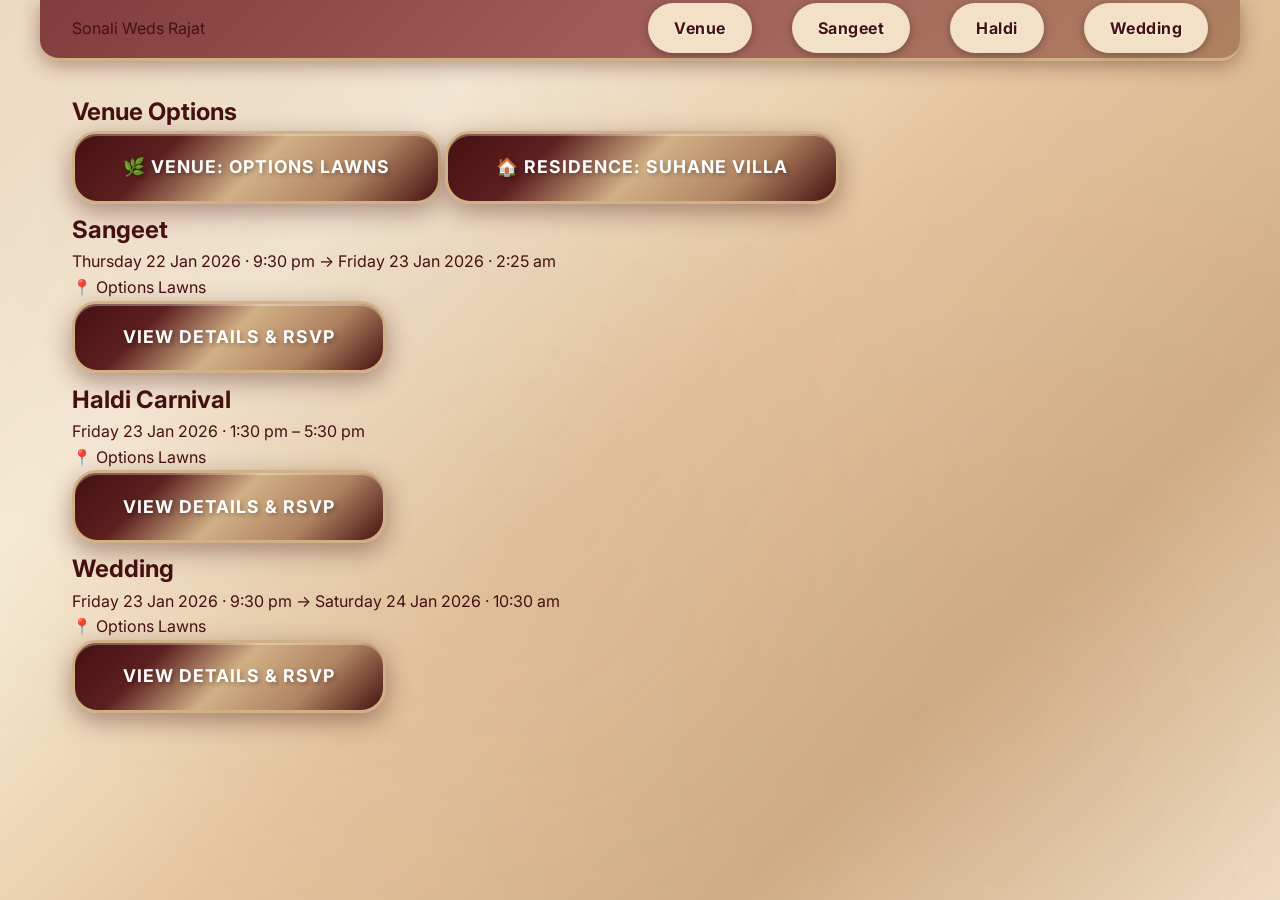
<file: Index.html>
<!DOCTYPE html>
<html lang="en">
<head>
  <meta charset="UTF-8">
  <meta name="viewport" content="width=device-width, initial-scale=1.0">
  <title>Wedding Invite</title>
  <link rel="stylesheet" href="Styles.css">
</head>
<body>
  <!-- Navigation Bar -->
  <nav class="nav">
    <div class="logo">Sonali Weds Rajat
    </div>
    <ul class="nav-links">
      <li><a href="#venue">Venue</a></li>
      <li><a href="#sangeet">Sangeet</a></li>
      <li><a href="#haldi">Haldi</a></li>
      <li><a href="#wedding">Wedding</a></li>
    </ul>
  </nav>

  <!-- Main Content -->
  <main>
    <!-- Venue -->
    <section id="venue">
      <h2>Venue Options</h2>
      <a class="button" href="https://maps.app.goo.gl/sBcWHCkbmXpwTa8f6?g_st=ipc" target="_blank">🌿 Venue: Options Lawns</a>
      <a class="button" href="https://maps.app.goo.gl/SbyYg2GxFjdAz2ug9?g_st=ipc" target="_blank">🏠 Residence: Suhane Villa</a>
    </section>

    <!-- Sangeet -->
    <section id="sangeet">
      <h2>Sangeet</h2>
      <p>Thursday 22 Jan 2026 · 9:30 pm → Friday 23 Jan 2026 · 2:25 am</p>
      <p>📍 Options Lawns</p>
      <a class="button" href="https://calendar.app.google/rFQUpXh5pGjinDVh7" target="_blank">View Details & RSVP</a>
    </section>

    <!-- Haldi -->
    <section id="haldi">
      <h2>Haldi Carnival</h2>
      <p>Friday 23 Jan 2026 · 1:30 pm – 5:30 pm</p>
      <p>📍 Options Lawns</p>
      <a class="button" href="https://calendar.app.google/4yP5H6n1PDJ5eTjg7" target="_blank">View Details & RSVP</a>
    </section>

    <!-- Wedding -->
    <section id="wedding">
      <h2>Wedding</h2>
      <p>Friday 23 Jan 2026 · 9:30 pm → Saturday 24 Jan 2026 · 10:30 am</p>
      <p>📍 Options Lawns</p>
      <a class="button" href="https://calendar.app.google/h9Q42v7gBsVhKwgc6" target="_blank">View Details & RSVP</a>
    </section>
  </main>
</body>
</html>
</file>
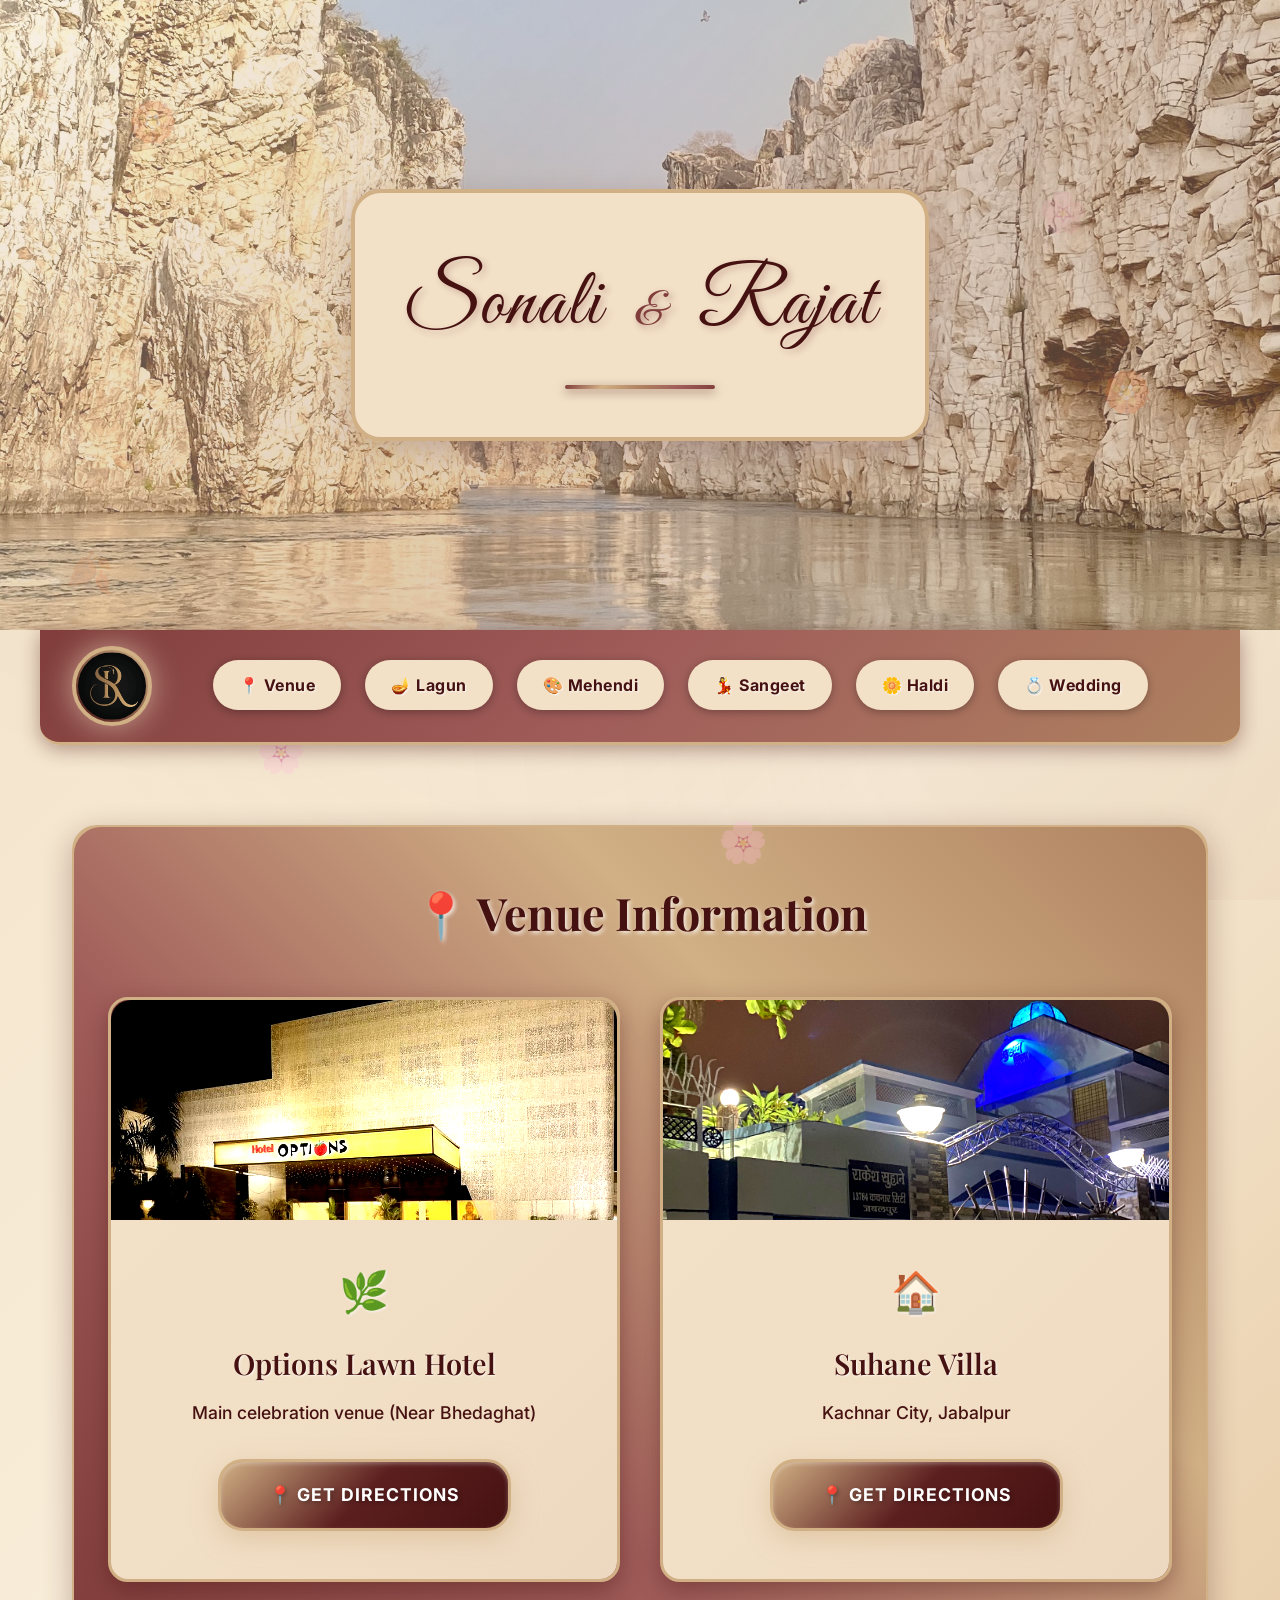
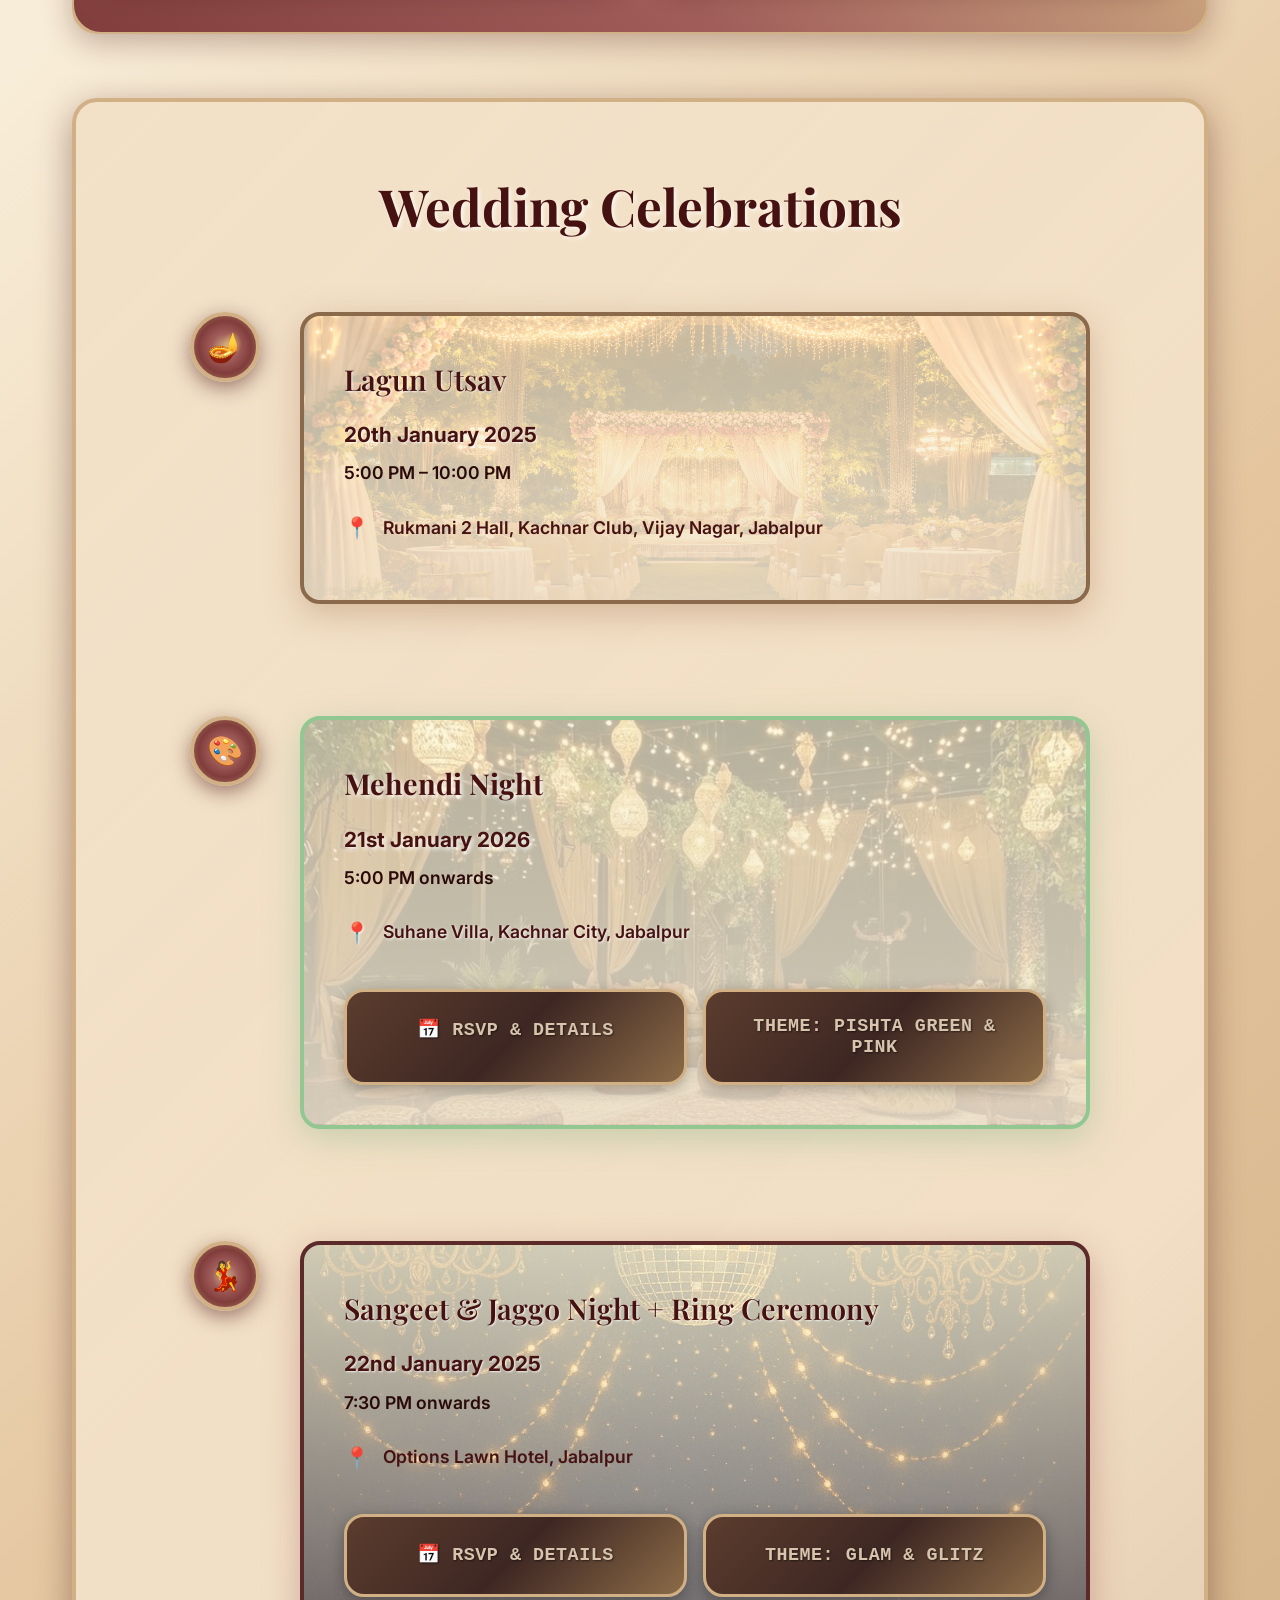
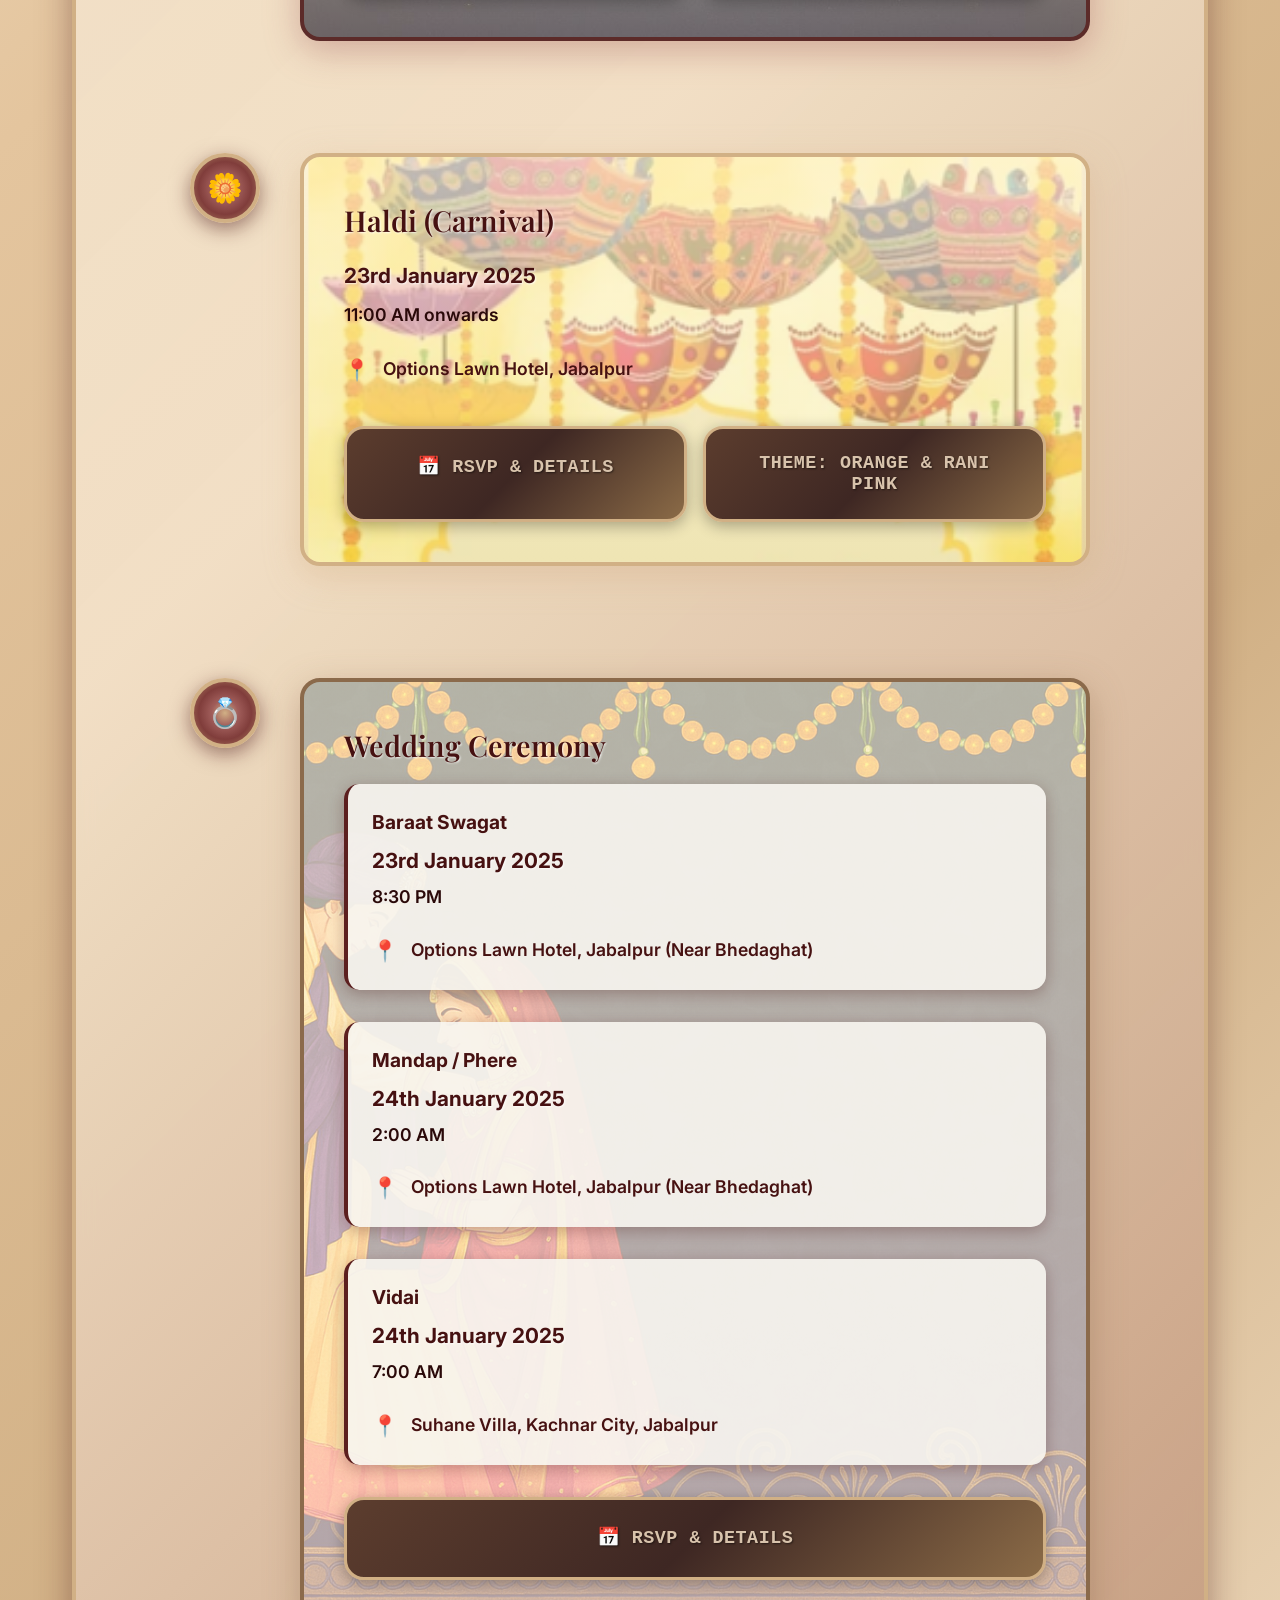
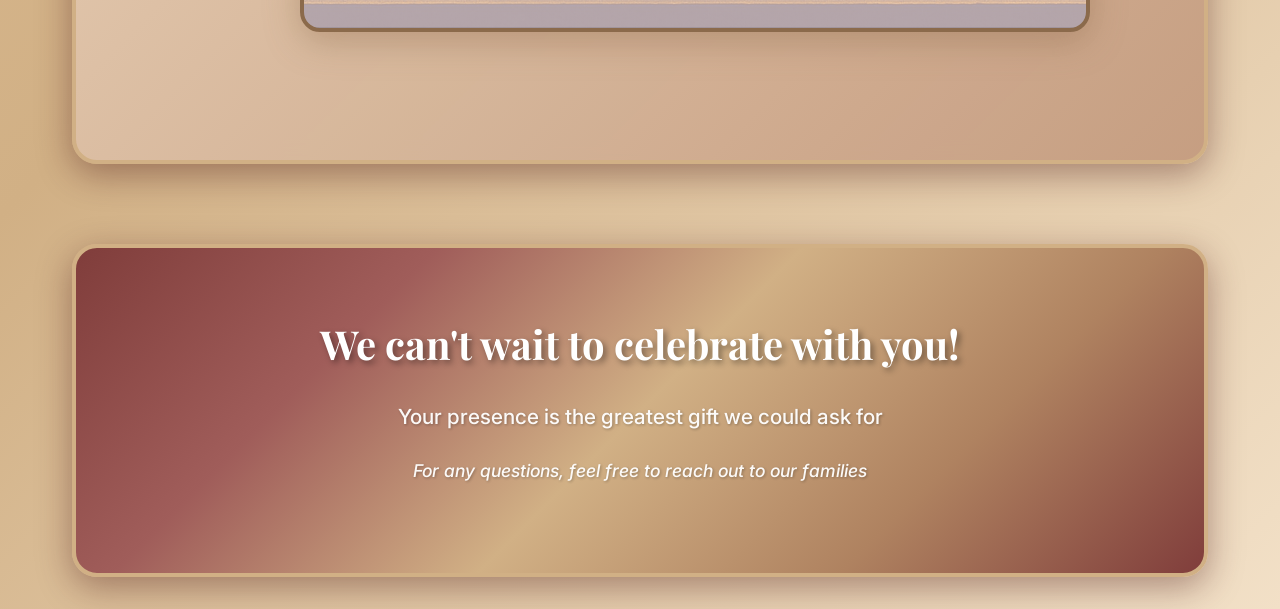
<file: index.html>
<!DOCTYPE html>
<html lang="en">
<head>
  <meta charset="UTF-8">
  <meta name="viewport" content="width=device-width, initial-scale=1.0">
  <title>Sonali & Rajat - Wedding Invitation</title>
  <link rel="stylesheet" href="public/Styles.css">
  <link href="https://fonts.googleapis.com/css2?family=Playfair+Display:wght@400;600;700&family=Inter:wght@300;400;500;600&display=swap" rel="stylesheet">
</head>
<body>
  <!-- Floating Icons -->
  <div class="floating-icons">
    <div class="floating-icon">🏵️</div>
    <div class="floating-icon">🌸</div>
    <div class="floating-icon">🍂</div>
    <div class="floating-icon">🏵️</div>
    <div class="floating-icon">🌸</div>
    <div class="floating-icon">🍂</div>
    <div class="floating-icon">🏵️</div>
    <div class="floating-icon">🌸</div>
  </div>

  <!-- Hero Section -->
  <header class="hero" style="background-image: url('public/bhedaghat.jpeg');">
    <div class="hero-overlay"></div>
    <div class="hero-content">
      <h1 class="couple-names">Sonali <span class="heart">&</span> Rajat</h1>
      <!-- <p class="tagline">Together forever, starting January 2025</p> -->
      <div class="decorative-line"></div>
    </div>
  </header>

  <!-- Navigation Bar -->
  <nav class="nav">
    <div class="logo">
      <img src="public/SR-logo.png" alt="Sonali & Rajat" class="logo-image">
    </div>
    <ul class="nav-links">
      <li><a href="#venue">📍 Venue</a></li>
      <li><a href="#lagan">🪔 Lagun</a></li>
      <li><a href="#mehendi">🎨 Mehendi</a></li>
      <li><a href="#sangeet">💃 Sangeet</a></li>
      <li><a href="#haldi">🌼 Haldi</a></li>
      <li><a href="#wedding">💍 Wedding</a></li>
    </ul>
  </nav>

  <!-- Main Content -->
  <main>
    <!-- Venue Section -->
    <section id="venue" class="event-section">
      <div class="container">
        <div class="section-header">
          <h2>📍 Venue Information</h2>
        </div>
        <div class="venue-cards">
          <div class="venue-card">
            <div class="venue-image">
              <img src="public/hotel-options-lawns-is.jpg" alt="Options Lawns" loading="lazy">
            </div>
            <div class="venue-content">
              <div class="venue-icon">🌿</div>
              <h3>Options Lawn Hotel</h3>
              <p>Main celebration venue (Near Bhedaghat)</p>
              <a class="button primary" href="https://maps.app.goo.gl/sBcWHCkbmXpwTa8f6?g_st=ipc" target="_blank">
                📍 Get Directions
              </a>
            </div>
          </div>
          <div class="venue-card">
            <div class="venue-image">
              <img src="public/suhane_villa.jpeg" alt="Suhane Villa" loading="lazy">
            </div>
            <div class="venue-content">
              <div class="venue-icon">🏠</div>
              <h3>Suhane Villa</h3>
              <p>Kachnar City, Jabalpur</p>
              <a class="button primary" href="https://maps.app.goo.gl/SbyYg2GxFjdAz2ug9?g_st=ipc" target="_blank">
                📍 Get Directions
              </a>
            </div>
          </div>
        </div>
      </div>
    </section>

    <!-- Events Timeline -->
    <section class="timeline-section">
      <div class="container">
        <h2 class="timeline-title">Wedding Celebrations</h2>
        <div class="timeline">
          
          
          <!-- Lagun Utsav -->
          <div id="lagan" class="timeline-item">
            <div class="timeline-icon">🪔</div>
            <div class="timeline-content">
              <div class="event-card lagun">
                <div class="event-header">
                  <h3>Lagun Utsav</h3>
                </div>

                <div class="event-details">
                  <div class="event-time">
                    <span class="date">20th January 2025</span>
                    <span class="time">5:00 PM – 10:00 PM</span>
                  </div>

                  <div class="event-location">
                    <span class="location-icon">📍</span>
                    <span>Rukmani 2 Hall, Kachnar Club, Vijay Nagar, Jabalpur</span>
                  </div>
                </div>
              </div>
            </div>
          </div>

          <!-- Mehendi Event -->
          <div id="mehendi" class="timeline-item">
            <div class="timeline-icon">🎨</div>
            <div class="timeline-content">
              <div class="event-card mehendi">
                <div class="event-header">
                  <h3>Mehendi Night</h3>
                </div>
                <div class="event-details">
                  <div class="event-time">
                    <span class="date">21st January 2026</span>
                    <span class="time">5:00 PM onwards</span>
                  </div>
                  <div class="event-location">
                    <span class="location-icon">📍</span>
                    <span>Suhane Villa, Kachnar City, Jabalpur</span>
                  </div>
                </div>
                <div class="event-buttons">
                  <a class="button event-button" href="#" target="_blank">
                    📅 RSVP & Details
                  </a>
                  <button class="button event-button" onclick="openModal('mehendiModal')">
                    Theme: Pishta Green & Pink
                  </button>
                </div>
              </div>
            </div>
          </div>

          <!-- Sangeet Event -->
          <div id="sangeet" class="timeline-item">
            <div class="timeline-icon">💃</div>
            <div class="timeline-content">
              <div class="event-card sangeet">
                <div class="event-header">
                  <h3>Sangeet & Jaggo Night + Ring Ceremony</h3>
                </div>
                <div class="event-details">
                  <div class="event-time">
                    <span class="date">22nd January 2025</span>
                    <span class="time">7:30 PM onwards</span>
                  </div>
                  <div class="event-location">
                    <span class="location-icon">📍</span>
                    <span>Options Lawn Hotel, Jabalpur</span>
                  </div>
                </div>
                <div class="event-buttons">
                  <a class="button event-button" href="https://calendar.app.google/rFQUpXh5pGjinDVh7" target="_blank">
                    📅 RSVP & Details
                  </a>
                  <button class="button event-button" onclick="openModal('sangeetModal')">
                    Theme: Glam & Glitz
                  </button>
                </div>
              </div>
            </div>
          </div>

          <!-- Haldi Event -->
          <div id="haldi" class="timeline-item">
            <div class="timeline-icon">🌼</div>
            <div class="timeline-content">
              <div class="event-card haldi">
                <div class="event-header">
                  <h3>Haldi (Carnival)</h3>
                </div>
                <div class="event-details">
                  <div class="event-time">
                    <span class="date">23rd January 2025</span>
                    <span class="time">11:00 AM onwards</span>
                  </div>
                  <div class="event-location">
                    <span class="location-icon">📍</span>
                    <span>Options Lawn Hotel, Jabalpur</span>
                  </div>
                </div>
                <div class="event-buttons">
                  <a class="button event-button" href="https://calendar.app.google/4yP5H6n1PDJ5eTjg7" target="_blank">
                    📅 RSVP & Details
                  </a>
                  <button class="button event-button" onclick="openModal('haldiModal')">
                    Theme: Orange & Rani Pink
                  </button>
                </div>
              </div>
            </div>
          </div>

          <!-- Wedding Event -->
          <div id="wedding" class="timeline-item">
            <div class="timeline-icon">💍</div>
            <div class="timeline-content">
              <div class="event-card wedding">
                <div class="event-header">
                  <h3>Wedding Ceremony</h3>
                </div>
                <div class="event-details">
                  <div class="wedding-events">
                    <div class="sub-event">
                      <strong>Baraat Swagat</strong>
                      <div class="event-time">
                        <span class="date">23rd January 2025</span>
                        <span class="time">8:30 PM</span>
                      </div>
                      <div class="event-location">
                        <span class="location-icon">📍</span>
                        <span>Options Lawn Hotel, Jabalpur (Near Bhedaghat)</span>
                      </div>
                    </div>
                    <div class="sub-event">
                      <strong>Mandap / Phere</strong>
                      <div class="event-time">
                        <span class="date">24th January 2025</span>
                        <span class="time">2:00 AM</span>
                      </div>
                      <div class="event-location">
                        <span class="location-icon">📍</span>
                        <span>Options Lawn Hotel, Jabalpur (Near Bhedaghat)</span>
                      </div>
                    </div>
                    <div class="sub-event">
                      <strong>Vidai</strong>
                      <div class="event-time">
                        <span class="date">24th January 2025</span>
                        <span class="time">7:00 AM</span>
                      </div>
                      <div class="event-location">
                        <span class="location-icon">📍</span>
                        <span>Suhane Villa, Kachnar City, Jabalpur</span>
                      </div>
                    </div>
                  </div>
                </div>
                <a class="button event-button" href="https://calendar.app.google/h9Q42v7gBsVhKwgc6" target="_blank">
                  📅 RSVP & Details
                </a>
              </div>
            </div>
          </div>

        </div>
      </div>
    </section>

    <!-- Theme Modals -->
    <!-- Mehendi Theme Modal -->
    <div id="mehendiModal" class="modal">
      <div class="modal-content">
        <span class="close" onclick="closeModal('mehendiModal')">&times;</span>
        <h2>Mehendi Theme: Pishta Green & Pink 🎨</h2>
        <p class="modal-description">Get inspired by these beautiful Mehendi looks!</p>
        <div class="inspiration-gallery">
          <img src="public/mehendi-theme.jpeg" alt="Mehendi Theme Inspiration">
        </div>
      </div>
    </div>

    <!-- Sangeet Theme Modal -->
    <div id="sangeetModal" class="modal">
      <div class="modal-content">
        <span class="close" onclick="closeModal('sangeetModal')">&times;</span>
        <h2>Sangeet Theme: Glam & Glitz ✨</h2>
        <p class="modal-description">Get inspired by these stunning looks for our Sangeet night!</p>
        <div class="inspiration-gallery">
          <img src="public/sangeet-theme.jpeg" alt="Sangeet Inspiration 1">
        </div>
      </div>
    </div>

    <!-- Haldi Theme Modal -->
    <div id="haldiModal" class="modal">
      <div class="modal-content">
        <span class="close" onclick="closeModal('haldiModal')">&times;</span>
        <h2>Haldi Theme: Orange & Rani Pink 🌼</h2>
        <p class="modal-description">Embrace the vibrant carnival vibes with these colorful inspirations!</p>
        <div class="inspiration-gallery">
          <img src="public/haldi-theme.jpeg" alt="Haldi Theme Inspiration">
          <img src="public/haldi-theme2.jpeg" alt="Haldi Theme 2 Inspiration">
        </div>
      </div>
    </div>

    <!-- Footer Message -->
    <footer class="footer">
      <div class="container">
        <div class="footer-content">
          <h3>We can't wait to celebrate with you!</h3>
          <p>Your presence is the greatest gift we could ask for</p>
          <div class="contact-info">
            <p>For any questions, feel free to reach out to our families</p>
          </div>
        </div>
      </div>
    </footer>
  </main>

  <!-- JavaScript for Modal -->
  <script>
    function openModal(modalId) {
      document.getElementById(modalId).style.display = "block";
      document.body.style.overflow = "hidden";
    }

    function closeModal(modalId) {
      document.getElementById(modalId).style.display = "none";
      document.body.style.overflow = "auto";
    }

    // Close modal when clicking outside of it
    window.onclick = function(event) {
      if (event.target.classList.contains('modal')) {
        event.target.style.display = "none";
        document.body.style.overflow = "auto";
      }
    }
  </script>
</body>
</html>
</file>
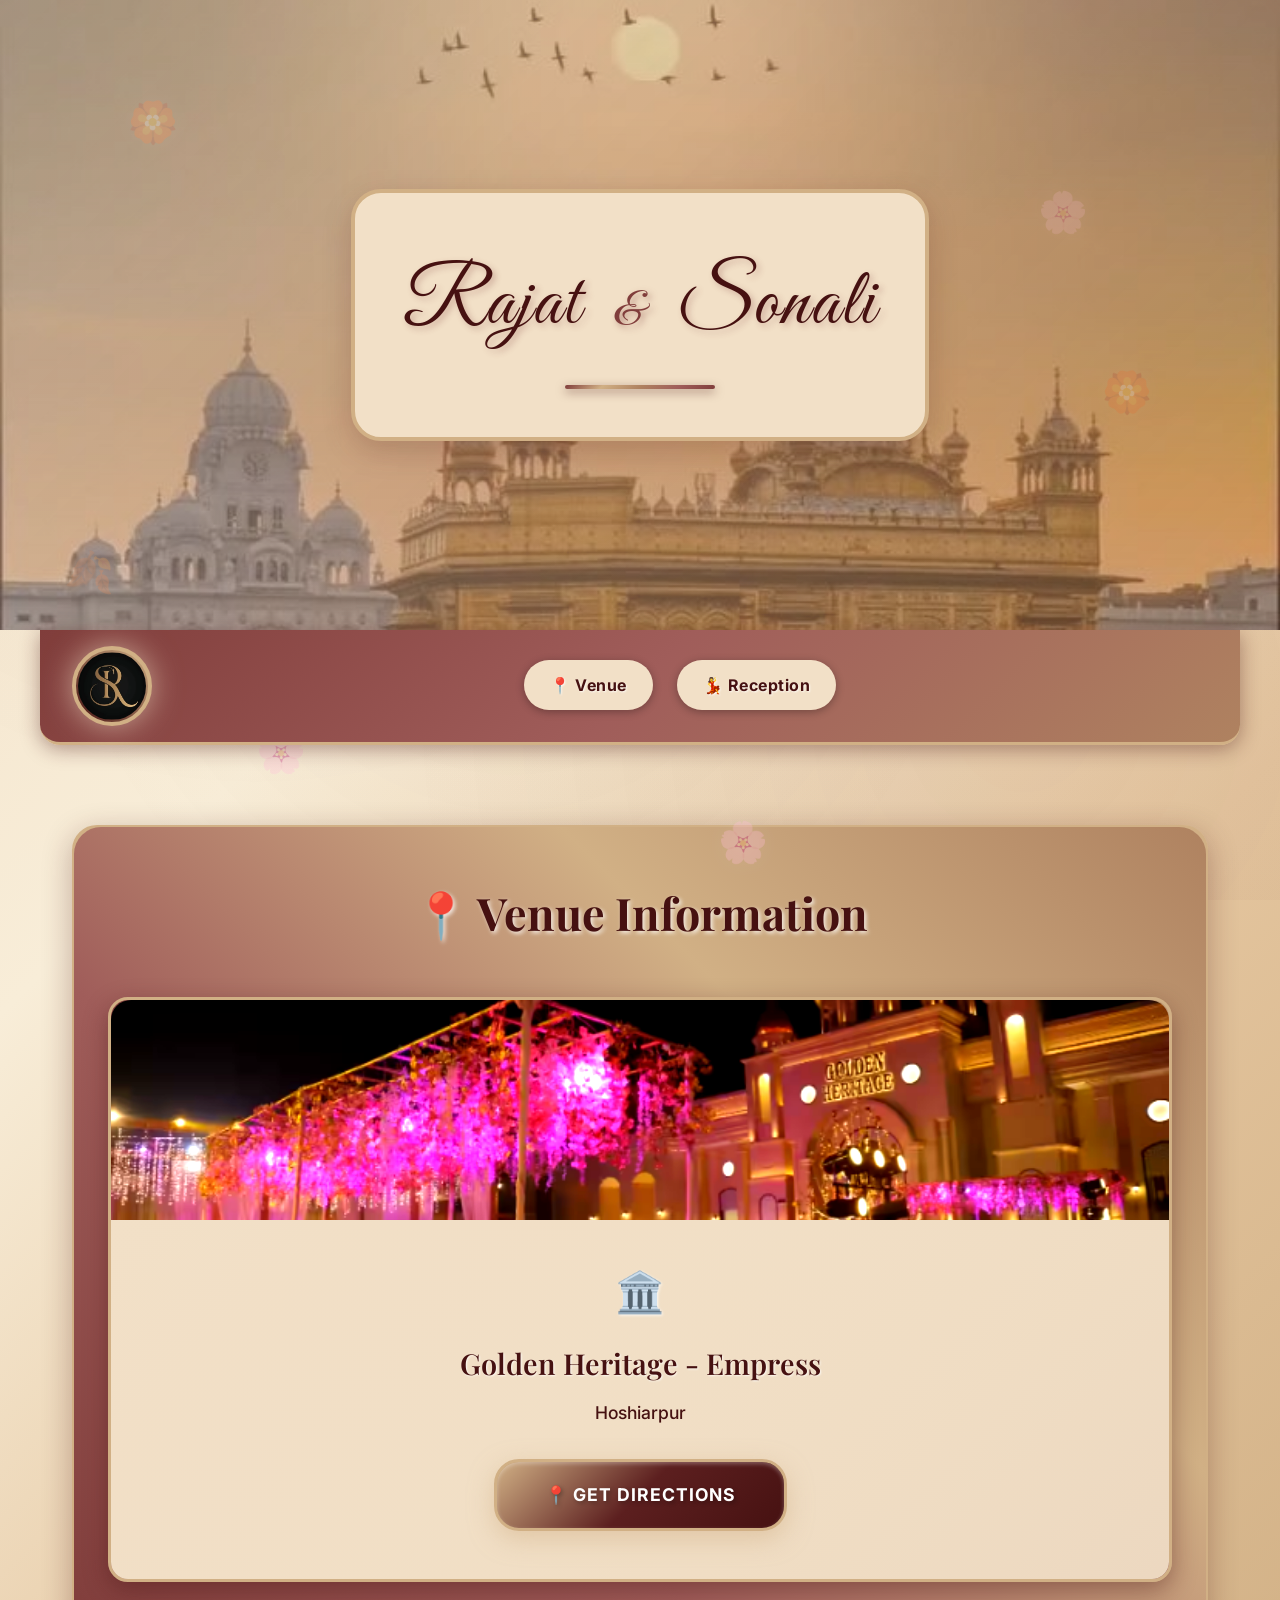
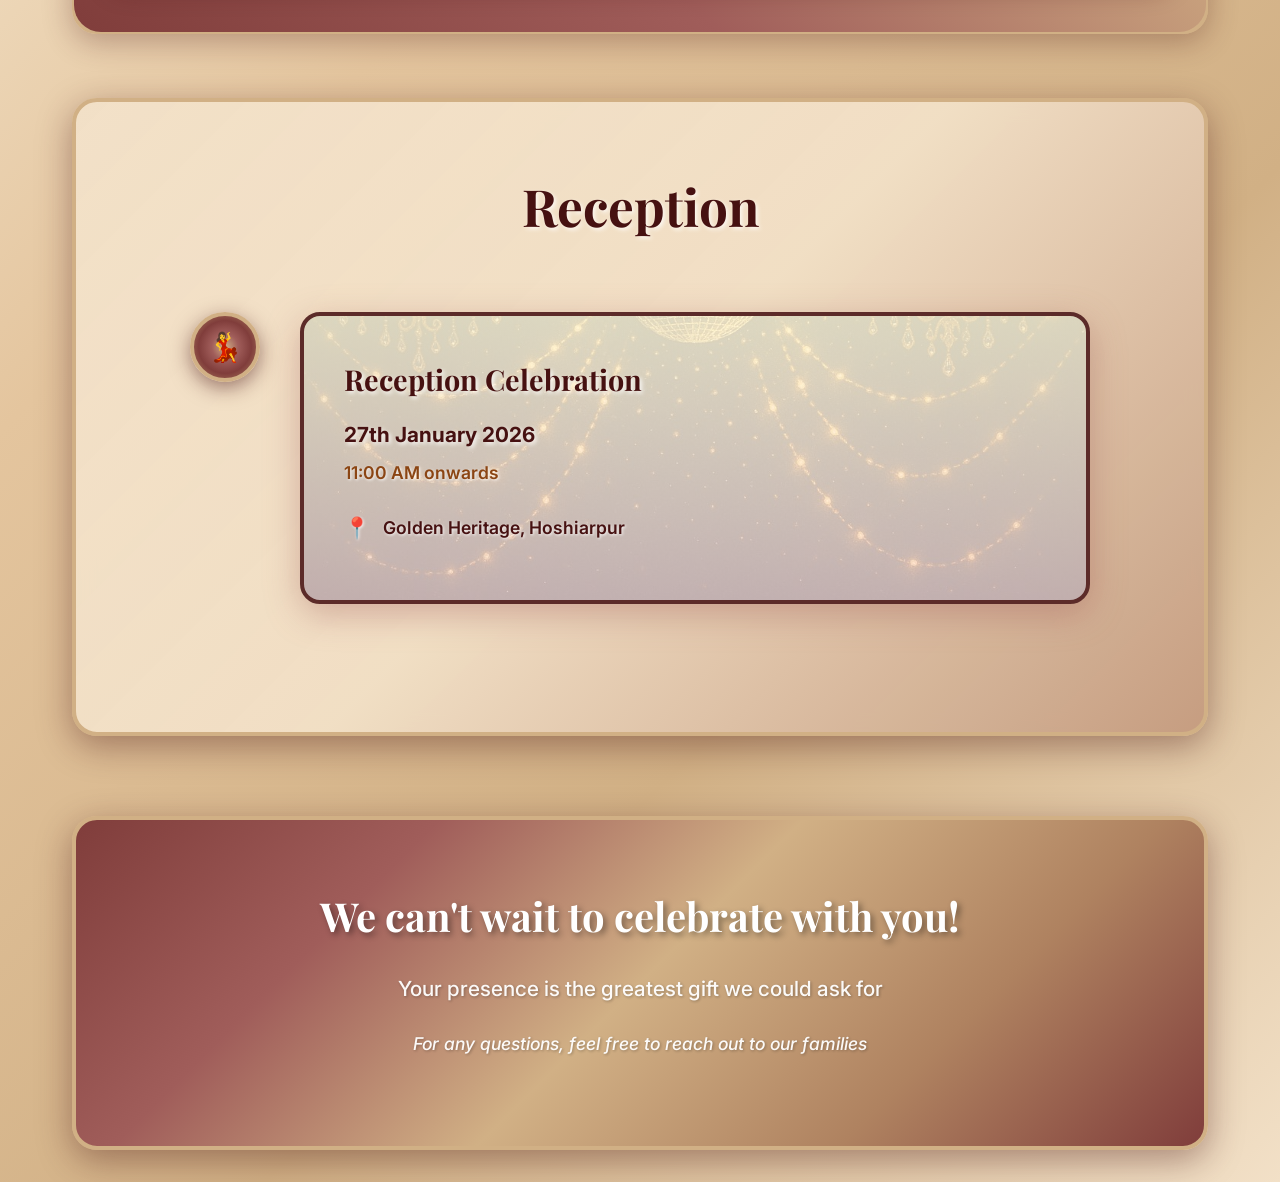
<file: RS-reception.html>
<!DOCTYPE html>
<html lang="en">
<head>
  <meta charset="UTF-8">
  <meta name="viewport" content="width=device-width, initial-scale=1.0">
  <title>Rajat & Sonali - Wedding Invitation</title>
  <link rel="stylesheet" href="public/Styles.css">
  <link href="https://fonts.googleapis.com/css2?family=Playfair+Display:wght@400;600;700&family=Inter:wght@300;400;500;600&display=swap" rel="stylesheet">
</head>
<body>
  <!-- Floating Icons -->
  <div class="floating-icons">
    <div class="floating-icon">🏵️</div>
    <div class="floating-icon">🌸</div>
    <div class="floating-icon">🍂</div>
    <div class="floating-icon">🏵️</div>
    <div class="floating-icon">🌸</div>
    <div class="floating-icon">🍂</div>
    <div class="floating-icon">🏵️</div>
    <div class="floating-icon">🌸</div>
  </div>

  <!-- Hero Section -->
  <header class="hero" style="background-image: url('public/temple.jpg'); background-position: center 50%;">
    <div class="hero-overlay"></div>
    <div class="hero-content">
      <h1 class="couple-names">Rajat <span class="heart">&</span> Sonali</h1>
      <!-- <p class="tagline">Together forever, starting January 2025</p> -->
      <div class="decorative-line"></div>
    </div>
  </header>

  <!-- Navigation Bar -->
  <nav class="nav">
    <div class="logo">
      <img src="public/SR-logo.png" alt="Sonali & Rajat" class="logo-image">
    </div>
    <ul class="nav-links">
      <li><a href="#venue">📍 Venue</a></li>
      <li><a href="#reception">💃 Reception</a></li>

    </ul>
  </nav>

  <!-- Main Content -->
  <main>
    <!-- Venue Section -->
    <section id="venue" class="event-section">
      <div class="container">
        <div class="section-header">
          <h2>📍 Venue Information</h2>
        </div>
        <div class="venue-cards">
          <div class="venue-card">
            <div class="venue-image">
              <img src="public/golden-heritage.png" alt="Golden Heritage" loading="lazy">
            </div>
            <div class="venue-content">
              <div class="venue-icon">🏛️</div>
              <h3>Golden Heritage - Empress</h3>
              <p>Hoshiarpur</p>
              <a class="button primary" href="https://maps.app.goo.gl/RHpFSQDM5tj8H3Lj7" target="_blank">
                📍 Get Directions
              </a>
            </div>
          </div>
        </div>
      </div>
    </section>

    <!-- Reception Section -->
    <section id="reception" class="timeline-section">
      <div class="container">
        <h2 class="timeline-title">Reception</h2>
        <div class="timeline">
          <div class="timeline-item">
            <div class="timeline-icon">💃</div>
            <div class="timeline-content">
              <div class="event-card reception">
                <div class="event-header">
                  <h3>Reception Celebration</h3>
                </div>
                <div class="event-details">
                  <div class="event-time">
                    <span class="date">27th January 2026</span>
                    <span class="time">11:00 AM onwards</span>
                  </div>
                  <div class="event-location">
                    <span class="location-icon">📍</span>
                    <span>Golden Heritage, Hoshiarpur</span>
                  </div>
                </div>
              </div>
            </div>
          </div>
        </div>
      </div>
    </section>

    <!-- Footer Message -->
    <footer class="footer">
      <div class="container">
        <div class="footer-content">
          <h3>We can't wait to celebrate with you!</h3>
          <p>Your presence is the greatest gift we could ask for</p>
          <div class="contact-info">
            <p>For any questions, feel free to reach out to our families</p>
          </div>
        </div>
      </div>
    </footer>
  </main>
</body>
</html>
</file>
<file: Styles.css>
/* Import Google Fonts */
@import url('https://fonts.googleapis.com/css2?family=Playfair+Display:wght@400;600;700&family=Inter:wght@300;400;500;600&family=Great+Vibes&display=swap');

/* CSS Custom Properties */
:root {
  /* Primary Colors */
  --primary-bg: #E4C59E;
  --secondary: #AF8260;
  --tertiary: #803D3B;
  --dark: #461111;
  
  /* Lighter Shades */
  --primary-bg-light: #F2E0C7;
  --primary-bg-lighter: #F8EDD8;
  --secondary-light: #C49B7F;
  --tertiary-light: #A05D5A;
  --dark-light: #5C1F1F;
  
  /* Darker Shades */
  --primary-bg-dark: #D1B085;
  --secondary-dark: #8B6A4B;
  --tertiary-dark: #5C2B29;
  --dark-darker: #2A0909;
  
  /* Text Colors */
  --text-primary: #461111;
  --text-secondary: #803D3B;
  --text-light: #FFFFFF;
}

/* Reset and Base Styles */
* {
  margin: 0;
  padding: 0;
  box-sizing: border-box;
}

body {
  font-family: 'Inter', sans-serif;
  line-height: 1.6;
  color: var(--text-primary);
  background: linear-gradient(135deg, var(--primary-bg-light) 0%, var(--primary-bg-lighter) 25%, var(--primary-bg) 50%, var(--primary-bg-dark) 75%, var(--primary-bg-light) 100%);
  min-height: 100vh;
  position: relative;
  overflow-x: hidden;
}

body::before {
  content: '';
  position: fixed;
  top: 0;
  left: 0;
  width: 100%;
  height: 100%;
  background-image: 
    radial-gradient(circle at 20% 20%, rgba(70, 17, 17, 0.05) 0%, transparent 50%),
    radial-gradient(circle at 80% 80%, rgba(128, 61, 59, 0.05) 0%, transparent 50%),
    radial-gradient(circle at 40% 60%, rgba(175, 130, 96, 0.05) 0%, transparent 50%);
  pointer-events: none;
  z-index: -1;
}

/* Floating Icons */
.floating-icons {
  position: fixed;
  top: 0;
  left: 0;
  width: 100%;
  height: 100%;
  pointer-events: none;
  z-index: 1;
}

.floating-icon {
  position: absolute;
  font-size: 2.5rem;
  color: rgba(248, 118, 118, 0.3);
  animation: float 8s ease-in-out infinite;
  filter: drop-shadow(0 0 10px rgba(255, 255, 255, 0.2));
}

.floating-icon:nth-child(1) {
  top: 10%;
  left: 10%;
  animation-delay: 0s;
  animation-duration: 10s;
}

.floating-icon:nth-child(2) {
  top: 20%;
  right: 15%;
  animation-delay: 2s;
  animation-duration: 12s;
}

.floating-icon:nth-child(3) {
  top: 60%;
  left: 5%;
  animation-delay: 4s;
  animation-duration: 14s;
}

.floating-icon:nth-child(4) {
  top: 40%;
  right: 10%;
  animation-delay: 1s;
  animation-duration: 11s;
}

.floating-icon:nth-child(5) {
  top: 80%;
  left: 20%;
  animation-delay: 3s;
  animation-duration: 13s;
}

.floating-icon:nth-child(6) {
  top: 70%;
  right: 25%;
  animation-delay: 5s;
  animation-duration: 9s;
}

.floating-icon:nth-child(7) {
  top: 30%;
  left: 50%;
  animation-delay: 6s;
  animation-duration: 15s;
}

.floating-icon:nth-child(8) {
  top: 90%;
  right: 40%;
  animation-delay: 7s;
  animation-duration: 10s;
}

@keyframes float {
  0%, 100% {
    transform: translateY(0px) translateX(0px) rotate(0deg);
    opacity: 0.3;
  }
  25% {
    transform: translateY(-20px) translateX(10px) rotate(90deg);
    opacity: 0.6;
  }
  50% {
    transform: translateY(-10px) translateX(-15px) rotate(180deg);
    opacity: 0.4;
  }
  75% {
    transform: translateY(-30px) translateX(5px) rotate(270deg);
    opacity: 0.5;
  }
}

/* Navigation Styles */
.nav {
  background: linear-gradient(135deg, var(--tertiary) 0%, var(--tertiary-light) 50%, var(--secondary) 100%);
  backdrop-filter: blur(15px);
  box-shadow: 0 4px 20px rgba(70, 17, 17, 0.4);
  padding: 1rem 0;
  position: sticky;
  top: 0;
  z-index: 1000;
  border-bottom: 3px solid var(--primary-bg-dark);
  display: flex;
  justify-content: space-between;
  align-items: center;
  max-width: 1200px;
  margin: 0 auto;
  padding: 1rem 2rem;
  border-radius: 0 0 20px 20px;
}

/* Logo with Image */
.logo {
  display: flex;
  align-items: center;
}

.logo-image {
  height: 80px;
  width: 80px;
  border-radius: 50%;
  object-fit: cover;
  filter: drop-shadow(0 0 15px rgba(242, 224, 199, 0.6));
  border: 4px solid var(--primary-bg-dark);
  background: linear-gradient(45deg, var(--dark), var(--primary-bg-dark));
  padding: 2px;
}

.nav-links {
  display: flex;
  list-style: none;
  gap: 2.5rem;
}

.nav-links a {
  text-decoration: none;
  color: var(--dark);
  font-weight: 700;
  padding: 0.8rem 1.5rem;
  border-radius: 25px;
  font-size: 1rem;
  letter-spacing: 0.5px;
  border: 2px solid transparent;
  background-color: var(--primary-bg-light);
  text-shadow: 1px 1px 2px rgba(255, 255, 255, 0.8);
  box-shadow: 0 2px 8px rgba(0, 0, 0, 0.3);
}

.nav-links a:hover {
  color: var(--dark);
  border: 2px solid var(--primary-bg-dark);
  box-shadow: 0 8px 25px rgba(209, 176, 133, 0.5);
  background-color: var(--primary-bg);
}

/* Hero Section with Background Image */
.hero {
  background-size: cover;
  background-position: center;
  background-repeat: no-repeat;
  color: var(--text-primary);
  text-align: center;
  padding: 6rem 2rem;
  position: relative;
  overflow: hidden;
  min-height: 70vh;
  display: flex;
  align-items: center;
  justify-content: center;
}

.hero-overlay {
  position: absolute;
  top: 0;
  left: 0;
  right: 0;
  bottom: 0;
  background: linear-gradient(135deg, rgba(242, 224, 199, 0.4) 0%, rgba(196, 155, 127, 0.5) 50%, rgba(175, 130, 96, 0.4) 100%);
  z-index: 1;
}

.hero-content {
  position: relative;
  z-index: 2;
  max-width: 800px;
  margin: 0 auto;
  animation: fadeInUp 1.5s ease-out;
  background: var(--primary-bg-light);
  padding: 3rem;
  border-radius: 30px;
  border: 4px solid var(--primary-bg-dark);
  box-shadow: 0 10px 30px rgba(70, 17, 17, 0.2);
}

.couple-names {
  font-family: 'Great Vibes', cursive;
  font-size: 5rem;
  font-weight: 400;
  margin-bottom: 1rem;
  letter-spacing: 2px;
  text-shadow: 3px 3px 6px rgba(128, 61, 59, 0.3);
  color: var(--dark);
  animation: glow 2s ease-in-out infinite alternate;
}

.heart {
  color: var(--tertiary);
  font-size: 3rem;
  margin: 0 1rem;
  text-shadow: 3px 3px 6px rgba(128, 61, 59, 0.5);
  animation: pulse 2s ease-in-out infinite;
}

.tagline {
  font-size: 1.4rem;
  font-weight: 400;
  margin-bottom: 2rem;
  opacity: 0.95;
  text-shadow: 2px 2px 4px rgba(175, 130, 96, 0.3);
  background: linear-gradient(135deg, var(--secondary) 0%, var(--tertiary) 100%);
  background-clip: text;
  -webkit-background-clip: text;
  -webkit-text-fill-color: transparent;
  color: var(--secondary);
}

.decorative-line {
  width: 150px;
  height: 4px;
  background: linear-gradient(135deg, var(--tertiary) 0%, var(--primary-bg-dark) 25%, var(--secondary) 50%, var(--tertiary-light) 75%, var(--tertiary) 100%);
  margin: 0 auto;
  border-radius: 10px;
  box-shadow: 0 3px 10px rgba(70, 17, 17, 0.5);
  animation: shimmer 3s ease-in-out infinite;
}

/* Main Content */
main {
  max-width: 1200px;
  margin: 0 auto;
  padding: 2rem;
}

/* Container */
.container {
  max-width: 100%;
}

/* Section Styles */
.event-section {
  background: linear-gradient(135deg, var(--primary-bg-light) 0%, rgba(242, 224, 199, 0.95) 50%, rgba(196, 155, 127, 0.95) 100%);
  margin: 3rem 0;
  padding: 3rem 2rem;
  border-radius: 25px;
  box-shadow: 0 8px 30px rgba(70, 17, 17, 0.3);
  border: 4px solid var(--primary-bg-dark);
  position: relative;
  backdrop-filter: blur(10px);
}

.event-section::before {
  content: '';
  position: absolute;
  top: -2px;
  left: -2px;
  right: -2px;
  bottom: -2px;
  background: linear-gradient(45deg, var(--tertiary), var(--tertiary-light), var(--primary-bg-dark), var(--secondary));
  border-radius: 27px;
  z-index: -1;
}

.section-header {
  text-align: center;
  margin-bottom: 3rem;
}

.section-header h2 {
  font-family: 'Playfair Display', serif;
  font-size: 2.8rem;
  color: var(--dark);
  margin-bottom: 0.5rem;
  font-weight: 700;
  text-shadow: 2px 2px 4px rgba(255, 255, 255, 0.8);
}

.section-subtitle {
  font-size: 1.2rem;
  background: linear-gradient(135deg, var(--secondary) 0%, var(--tertiary) 100%);
  background-clip: text;
  -webkit-background-clip: text;
  -webkit-text-fill-color: transparent;
  color: var(--secondary);
  font-weight: 500;
}

/* Venue Cards with Images */
.venue-cards {
  display: grid;
  grid-template-columns: repeat(auto-fit, minmax(350px, 1fr));
  gap: 2.5rem;
  margin-top: 2rem;
}

.venue-card {
  background: linear-gradient(135deg, var(--tertiary) 0%, var(--tertiary-light) 25%, var(--primary-bg-dark) 50%, var(--secondary) 75%, var(--tertiary) 100%);
  border-radius: 20px;
  overflow: hidden;
  border: 3px solid var(--primary-bg-dark);
  box-shadow: 0 8px 25px rgba(70, 17, 17, 0.4);
  position: relative;
}

.venue-card::before {
  content: '';
  position: absolute;
  top: -2px;
  left: -2px;
  right: -2px;
  bottom: -2px;
  background: linear-gradient(45deg, var(--dark), var(--dark-light), var(--primary-bg-dark));
  border-radius: 22px;
  z-index: -1;
  opacity: 0;
}

.venue-card:hover::before {
  opacity: 1;
}

.venue-image {
  width: 100%;
  height: 220px;
  overflow: hidden;
  position: relative;
  border-radius: 20px 20px 0 0;
}

.venue-image img {
  width: 100%;
  height: 100%;
  object-fit: cover;
  filter: brightness(1.1) contrast(1.2) saturate(1.3);
}

.venue-card:hover .venue-image img {
  transform: scale(1.15);
  filter: brightness(1.2) contrast(1.3) saturate(1.4);
}

.venue-content {
  padding: 2.5rem;
  text-align: center;
  background: linear-gradient(135deg, var(--primary-bg-light) 0%, rgba(242, 224, 199, 0.95) 100%);
}

.venue-icon {
  font-size: 2.5rem;
  margin-bottom: 1rem;
  color: var(--dark);
  text-shadow: 1px 1px 3px rgba(255, 255, 255, 0.8);
}

.venue-card h3 {
  font-family: 'Playfair Display', serif;
  font-size: 1.8rem;
  color: var(--dark);
  margin-bottom: 0.8rem;
  text-shadow: 1px 1px 2px rgba(255, 255, 255, 0.8);
  font-weight: 600;
}

.venue-card p {
  color: var(--dark);
  margin-bottom: 2rem;
  font-size: 1.1rem;
  font-weight: 500;
}

/* Timeline Section */
.timeline-section {
  background: linear-gradient(135deg, var(--primary-bg-light) 0%, rgba(242, 224, 199, 0.95) 50%, rgba(196, 155, 127, 0.95) 100%);
  margin: 4rem 0;
  padding: 4rem 2rem;
  border-radius: 25px;
  box-shadow: 0 10px 35px rgba(70, 17, 17, 0.4);
  border: 4px solid var(--primary-bg-dark);
  position: relative;
  backdrop-filter: blur(10px);
}

.timeline-section::before {
  content: '';
  position: absolute;
  top: -3px;
  left: -3px;
  right: -3px;
  bottom: -3px;
  background: linear-gradient(45deg, var(--tertiary), var(--tertiary-light), var (--primary-bg-dark), var(--secondary));
  border-radius: 28px;
  z-index: -1;
}

.timeline-title {
  font-family: 'Playfair Display', serif;
  font-size: 3.2rem;
  color: var (--dark);
  text-align: center;
  margin-bottom: 4rem;
  font-weight: 700;
  text-shadow: 2px 2px 4px rgba(255, 255, 255, 0.8);
}

.timeline {
  max-width: 900px;
  margin: 0 auto;
  display: flex;
  flex-direction: column;
  gap: 3rem;
}

.timeline-item {
  display: flex;
  margin-bottom: 4rem;
  align-items: flex-start;
  gap: 2.5rem;
}

.timeline-icon {
  background: radial-gradient(circle, var(--primary-bg-dark) 0%, var(--tertiary-light) 30%, var(--tertiary) 60%, var(--secondary) 100%);
  color: var(--text-light);
  width: 70px;
  height: 70px;
  border-radius: 50%;
  display: flex;
  align-items: center;
  justify-content: center;
  font-size: 1.8rem;
  flex-shrink: 0;
  box-shadow: 0 6px 20px rgba(70, 17, 17, 0.5);
  border: 4px solid var(--primary-bg-dark);
  font-weight: 700;
}

.timeline-content {
  flex: 1;
}

.event-card {
  background: linear-gradient(135deg, var(--tertiary) 0%, var(--tertiary-light) 25%, var(--primary-bg-dark) 50%, var(--secondary) 75%, var(--tertiary) 100%);
  padding: 2.5rem;
  border-radius: 20px;
  border: 3px solid var(--primary-bg-dark);
  backdrop-filter: blur(10px);
  position: relative;
  overflow: hidden;
  transition: all 0.3s ease;
}

.event-card::before {
  content: '';
  position: absolute;
  top: -2px;
  left: -2px;
  right: -2px;
  bottom: -2px;
  background: linear-gradient(45deg, var(--tertiary), var(--tertiary-light), var(--primary-bg-dark), var(--secondary));
  border-radius: 22px;
  z-index: -1;
  opacity: 0;
  transition: opacity 0.3s ease;
}

.event-card:hover::before {
  opacity: 1;
}

/* Sangeet Event Special Background */
.event-card.sangeet {
  background-image: linear-gradient(rgba(255, 248, 220, 0.8), rgba(255, 228, 225, 0.4)), url('Sangeet-bg.jpeg');
  background-size: cover;
  background-position: center;
  background-repeat: no-repeat;
  border: 4px solid var(--tertiary-dark);
  box-shadow: 0 10px 35px rgba(160, 93, 90, 0.4);
}

.event-card.sangeet:hover {
  transform: translateX(15px) scale(1.02);
  box-shadow: 0 15px 45px rgba(128, 61, 59, 0.5);
}

/* Wedding Event Special Background */
.event-card.wedding {
  background-image: linear-gradient(rgba(255, 248, 220, 0.7), rgba(255, 228, 225, 0.7)), url('wedding-bg.jpeg');
  background-size: cover;
  background-position: center;
  background-repeat: no-repeat;
  border: 4px solid var(--secondary-dark);
  box-shadow: 0 10px 35px rgba(139, 106, 75, 0.4);
}

.event-card.wedding:hover {
  transform: translateX(15px) scale(1.02);
  box-shadow: 0 15px 45px rgba(128, 61, 59, 0.5);
}

/* Haldi Event Special Background */
.event-card.haldi {
  background-image: linear-gradient(rgba(255, 248, 220, 0.7), rgba(240, 230, 140, 0.4)), url('haldi.png');
  background-size: cover;
  background-position: center;
  background-repeat: no-repeat;
  border: 4px solid var(--primary-bg-dark);
  box-shadow: 0 10px 35px rgba(209, 176, 133, 0.4);
}

.event-card.haldi:hover {
  transform: translateX(15px) scale(1.02);
  box-shadow: 0 15px 45px rgba(209, 176, 133, 0.5);
}

.event-header {
  display: flex;
  justify-content: space-between;
  align-items: center;
  margin-bottom: 1rem;
}

.event-card h3 {
  font-family: 'Playfair Display', serif;
  font-size: 1.8rem;
  color: var(--dark);
  font-weight: 600;
  text-shadow: 1px 1px 2px rgba(255, 255, 255, 0.8);
}

.event-theme {
  background: linear-gradient(135deg, var(--dark-light) 0%, var(--dark) 100%);
  color: var(--text-light);
  padding: 0.5rem 1.5rem;
  border-radius: 25px;
  font-size: 0.9rem;
  font-weight: 700;
  box-shadow: 0 3px 10px rgba(70, 17, 17, 0.4);
  border: 2px solid var(--primary-bg-dark);
}

.event-details {
  margin-bottom: 1rem;
}

.event-time {
  display: flex;
  flex-direction: column;
  gap: 0.5rem;
  margin-bottom: 1.5rem;
}

.date {
  font-weight: 700;
  color: var(--dark);
  font-size: 1.3rem;
  text-shadow: 1px 1px 2px rgba(255, 255, 255, 0.8);
}

.time {
  color: var(--secondary);
  font-size: 1.1rem;
  font-weight: 600;
}

.event-location {
  display: flex;
  align-items: center;
  gap: 0.8rem;
  color: var (--dark);
  font-weight: 600;
  font-size: 1.1rem;
}

.location-icon {
  font-size: 1.3rem;
  color: var(--dark-light);
}

.wedding-events {
  display: flex;
  flex-direction: column;
  gap: 2rem;
}

.sub-event {
  background: rgba(248, 246, 240, 0.9);
  padding: 1.5rem;
  line-height: 1.5;
  border-radius: 15px;
  border-left: 4px solid var(--dark-light);
  box-shadow: 0 4px 15px rgba(70, 17, 17, 0.3);
  color: var(--dark);
}

.sub-event:hover {
  transform: translateX(10px);
  box-shadow: 0 6px 20px rgba(175, 130, 96, 0.3);
}

.sub-event strong {
  color: var(--dark);
  font-size: 1.2rem;
  display: block;
  margin-bottom: 0.5rem;
}

/* Button Styles */
.button {
  display: inline-block;
  background: linear-gradient(135deg, var(--dark) 0%, var(--dark-light) 25%, var(--primary-bg-dark) 50%, var(--secondary) 75%, var(--dark) 100%);
  color: var(--text-light);
  text-decoration: none;
  padding: 1.2rem 3rem;
  border-radius: 25px;
  font-weight: 700;
  text-align: center;
  box-shadow: 0 8px 25px rgba(70, 17, 17, 0.4), inset 0 2px 0 rgba(255, 255, 255, 0.3);
  border: 3px solid var(--primary-bg-dark);
  cursor: pointer;
  font-size: 1.1rem;
  letter-spacing: 1px;
  text-transform: uppercase;
  text-shadow: 2px 2px 4px rgba(0, 0, 0, 0.3);
  position: relative;
  overflow: hidden;
}

.button::before {
  content: '';
  position: absolute;
  top: 0;
  left: -100%;
  width: 100%;
  height: 100%;
  background: linear-gradient(90deg, transparent, rgba(255, 255, 255, 0.6), transparent);
  transition: left 0.6s ease;
}

.button:hover::before {
  left: 100%;
}

.button:hover {
  transform: translateY(-5px) scale(1.1);
  box-shadow: 0 15px 45px rgba(70, 17, 17, 0.6), inset 0 2px 0 rgba(255, 255, 255, 0.4);
  background: linear-gradient(135deg, var(--secondary) 0%, var(--primary-bg-dark) 25%, var(--dark-light) 50%, var(--dark) 75%, var(--secondary) 100%);
  border-color: var(--primary-bg-dark);
  text-shadow: 3px 3px 6px rgba(0, 0, 0, 0.4);
  color: var(--text-light);
}

.button.primary {
  background: linear-gradient(135deg, var(--primary-bg-dark) 0%, var(--dark-light) 50%, var(--dark) 100%);
  border: 3px solid var(--primary-bg-dark);
  box-shadow: 0 8px 25px rgba(209, 176, 133, 0.5), inset 0 2px 4px rgba(255, 255, 255, 0.3);
}

.button.primary:hover {
  background: linear-gradient(135deg, var(--dark) 0%, var(--dark-light) 50%, var(--primary-bg-dark) 100%);
  border-color: var(--primary-bg-dark);
  box-shadow: 0 18px 50px rgba(70, 17, 17, 0.7), inset 0 2px 4px rgba(255, 255, 255, 0.4);
}

.event-button {
  width: 100%;
  margin-top: 1rem;
  background: linear-gradient(135deg, var(--dark-light) 0%, var(--dark) 50%, var(--primary-bg-dark) 100%);
  border: 3px solid var(--primary-bg-dark);
  padding: 1.5rem 2rem;
  font-size: 1.2rem;
  border-radius: 20px;
}

.event-button:hover {
  background: linear-gradient(135deg, var(--primary-bg-dark) 0%, var(--dark-light) 50%, var(--dark) 100%);
  border-color: var(--primary-bg-dark);
}

/* Footer */
.footer {
  background: linear-gradient(135deg, var(--tertiary) 0%, var(--tertiary-light) 25%, var(--primary-bg-dark) 50%, var(--secondary) 75%, var(--tertiary) 100%);
  color: var(--text-light);
  text-align: center;
  padding: 4rem 2rem;
  margin-top: 5rem;
  border-radius: 25px;
  border: 4px solid var(--primary-bg-dark);
  box-shadow: 0 10px 35px rgba(70, 17, 17, 0.4);
  position: relative;
}

.footer::before {
  content: '';
  position: absolute;
  top: -3px;
  left: -3px;
  right: -3px;
  bottom: -3px;
  background: linear-gradient(45deg, var(--dark), var(--dark-light), var(--primary-bg-dark), var(--secondary));
  border-radius: 28px;
  z-index: -1;
}

.footer-content h3 {
  font-family: 'Playfair Display', serif;
  font-size: 2.5rem;
  margin-bottom: 1.5rem;
  font-weight: 700;
  color: var(--text-light);
  text-shadow: 3px 3px 6px rgba(0, 0, 0, 0.4);
}

.footer-content p {
  font-size: 1.3rem;
  opacity: 0.95;
  margin-bottom: 1.5rem;
  color: var(--text-light);
  font-weight: 500;
  text-shadow: 1px 1px 3px rgba(0, 0, 0, 0.3);
}

.contact-info p {
  font-size: 1.1rem;
  font-style: italic;
  color: var(--text-light);
}

/* Enhanced Animations */
@keyframes fadeInUp {
  from {
    opacity: 0;
    transform: translateY(40px);
  }
  to {
    opacity: 1;
    transform: translateY(0);
  }
}

@keyframes glow {
  from {
    text-shadow: 0 0 10px rgba(128, 61, 59, 0.6);
  }
  to {
    text-shadow: 0 0 25px rgba(128, 61, 59, 0.9), 0 0 35px rgba(209, 176, 133, 0.8);
  }
}

@keyframes pulse {
  0%, 100% {
    transform: scale(1);
  }
  50% {
    transform: scale(1.15);
  }
}

@keyframes shimmer {
  0%, 100% {
    box-shadow: 0 3px 10px rgba(128, 61, 59, 0.5);
  }
  50% {
    box-shadow: 0 3px 20px rgba(128, 61, 59, 0.9), 0 0 30px rgba(209, 176, 133, 0.8);
  }
}

@keyframes slideInLeft {
  from {
    opacity: 0;
    transform: translateX(-60px);
  }
  to {
    opacity: 1;
    transform: translateX(0);
  }
}

@keyframes slideInUp {
  from {
    opacity: 0;
    transform: translateY(60px);
  }
  to {
    opacity: 1;
    transform: translateY(0);
  }
}

@keyframes borderGlow {
  0%, 100% {
    background: linear-gradient(45deg, var(--tertiary), var(--primary-bg-dark), var(--secondary), var(--primary-bg));
  }
  25% {
    background: linear-gradient(45deg, var(--primary-bg-dark), var(--secondary), var(--primary-bg), var(--tertiary));
  }
  50% {
    background: linear-gradient(45deg, var(--secondary), var(--primary-bg), var(--tertiary), var(--primary-bg-dark));
  }
  75% {
    background: linear-gradient(45deg, var(--primary-bg), var(--tertiary), var(--primary-bg-dark), var(--secondary));
  }
}

@keyframes iconPulse {
  0%, 100% {
    box-shadow: 0 6px 20px rgba(128, 61, 59, 0.5);
  }
  50% {
    box-shadow: 0 8px 30px rgba(128, 61, 59, 0.8), 0 0 25px rgba(209, 176, 133, 0.6);
  }
}

@keyframes bounce {
  0%, 20%, 50%, 80%, 100% {
    transform: translateY(0);
  }
  40% {
    transform: translateY(-10px);
  }
  60% {
    transform: translateY(-5px);
  }
}

/* Responsive Design */
@media (max-width: 768px) {
  .nav {
    flex-direction: column;
    gap: 1rem;
    padding: 1rem;
    border-radius: 0 0 20px 20px;
  }
  
  .nav-links {
    gap: 1rem;
    flex-wrap: wrap;
    justify-content: center;
  }
  
  .nav-links a {
    padding: 0.6rem 1.2rem;
    font-size: 0.9rem;
  }
  
  .logo-image {
    height: 60px;
    width: 60px;
  }
  
  .couple-names {
    font-size: 3.5rem;
    line-height: 1.1;
  }
  
  .heart {
    font-size: 2.5rem;
    margin: 0 0.5rem;
  }
  
  .hero {
    padding: 4rem 1rem;
    min-height: 60vh;
  }
  
  .hero-content {
    padding: 2rem;
  }
  
  .venue-cards {
    grid-template-columns: 1fr;
    gap: 2rem;
  }
  
  .venue-image {
    height: 200px;
  }
  
  .venue-content {
    padding: 2rem;
  }
  
  .timeline-item {
    flex-direction: row;
    gap: 1.5rem;
  }
  
  .timeline-icon {
    width: 60px;
    height: 60px;
    font-size: 1.5rem;
    flex-shrink: 0;
  }
  
  .event-header {
    flex-direction: column;
    gap: 1rem;
    text-align: left;
  }
  
  .event-theme {
    align-self: flex-start;
    font-size: 0.8rem;
    padding: 0.4rem 1rem;
  }
  
  .timeline-title {
    font-size: 2.8rem;
    margin-bottom: 3rem;
  }
  
  .section-header h2 {
    font-size: 2.2rem;
  }
  
  .floating-icon {
    font-size: 2rem;
  }
  
  main {
    padding: 1.5rem;
  }
  
  .event-section, .timeline-section {
    padding: 2.5rem 1.5rem;
    margin: 2rem 0;
  }
}

@media (max-width: 480px) {
  .nav {
    padding: 0.8rem;
  }
  
  .nav-links {
    gap: 0.8rem;
  }
  
  .nav-links a {
    padding: 0.5rem 1rem;
    font-size: 0.85rem;
  }
  
  .logo-image {
    height: 50px;
    width: 50px;
  }
  
  .hero {
    padding: 3rem 0.8rem;
    min-height: 50vh;
  }
  
  .hero-content {
    padding: 1.5rem;
  }
  
  .couple-names {
    font-size: 2.8rem;
    letter-spacing: 1px;
  }
  
  .heart {
    font-size: 2rem;
    margin: 0 0.3rem;
  }
  
  .decorative-line {
    width: 120px;
    height: 3px;
  }
  
  main {
    padding: 1rem;
  }
  
  .event-section, .timeline-section {
    padding: 2rem 1rem;
    margin: 1.5rem 0;
  }
  
  .venue-cards {
    gap: 1.5rem;
  }
  
  .venue-image {
    height: 180px;
  }
  
  .venue-content {
    padding: 1.5rem;
  }
  
  .venue-card h3 {
    font-size: 1.5rem;
  }
  
  .timeline-title {
    font-size: 2.2rem;
    margin-bottom: 2.5rem;
  }
  
  .section-header h2 {
    font-size: 1.8rem;
  }
  
  .timeline-item {
    gap: 1rem;
    margin-bottom: 2.5rem;
  }
  
  .timeline-icon {
    width: 50px;
    height: 50px;
    font-size: 1.3rem;
  }
  
  .event-card {
    padding: 1.5rem;
  }
  
  .event-card h3 {
    font-size: 1.5rem;
  }
  
  .event-theme {
    font-size: 0.75rem;
    padding: 0.3rem 0.8rem;
  }
  
  .date {
    font-size: 1.1rem;
  }
  
  .time {
    font-size: 1rem;
  }
  
  .event-location {
    font-size: 1rem;
  }
  
  .sub-event {
    padding: 1rem;
  }
  
  .button {
    padding: 1rem 2rem;
    font-size: 1rem;
  }
  
  .event-button {
    padding: 1.2rem 1.5rem;
    font-size: 1.1rem;
  }
  
  .floating-icon {
    font-size: 1.8rem;
  }
  
  .floating-icon:nth-child(1) {
    top: 5%;
    left: 5%;
  }
  
  .floating-icon:nth-child(2) {
    top: 15%;
    right: 5%;
  }
  
  .floating-icon:nth-child(3) {
    top: 70%;
    left: 3%;
  }
  
  .floating-icon:nth-child(4) {
    top: 45%;
    right: 5%;
  }
  
  .floating-icon:nth-child(5) {
    top: 85%;
    left: 10%;
  }
  
  .floating-icon:nth-child(6) {
    top: 75%;
    right: 8%;
  }
  
  .floating-icon:nth-child(7) {
    top: 35%;
    left: 45%;
  }
  
  .floating-icon:nth-child(8) {
    top: 95%;
    right: 30%;
  }
  
  .footer {
    padding: 3rem 1.5rem;
  }
  
  .footer-content h3 {
    font-size: 2rem;
  }
  
  .footer-content p {
    font-size: 1.1rem;
  }
}

/* Additional mobile optimizations */
@media (max-width: 320px) {
  .couple-names {
    font-size: 2.2rem;
  }
  
  .hero-content {
    padding: 1rem;
  }
  
  .timeline-title {
    font-size: 1.8rem;
  }
  
  .section-header h2 {
    font-size: 1.5rem;
  }
  
  .event-section, .timeline-section {
    padding: 1.5rem 0.8rem;
  }
  
  .venue-content {
    padding: 1rem;
  }
  
  .event-card {
    padding: 1rem;
  }
}

/* Smooth scroll */
html {
  scroll-behavior: smooth;
}

/* Focus states for accessibility */
.button:focus,
.nav-links a:focus {
  outline: 3px solid var(--primary-bg-dark);
  outline-offset: 3px;
}

/* Image loading optimization */
img {
  max-width: 100%;
  height: auto;
}
</file>
<file: public/Styles.css>
/* Import Google Fonts */
@import url('https://fonts.googleapis.com/css2?family=Playfair+Display:wght@400;600;700&family=Inter:wght@300;400;500;600&family=Great+Vibes&display=swap');

/* CSS Custom Properties */
:root {
  /* Primary Colors */
  --primary-bg: #E4C59E;
  --secondary: #AF8260;
  --tertiary: #803D3B;
  --dark: #461111;

  /* Lighter Shades */
  --primary-bg-light: #F2E0C7;
  --primary-bg-lighter: #F8EDD8;
  --secondary-light: #C49B7F;
  --tertiary-light: #A05D5A;
  --dark-light: #5C1F1F;

  /* Darker Shades */
  --primary-bg-dark: #D1B085;
  --secondary-dark: #8B6A4B;
  --tertiary-dark: #5C2B29;
  --dark-darker: #2A0909;

  /* Text Colors */
  --text-primary: #461111;
  --text-secondary: #803D3B;
  --text-light: #FFFFFF;
}

/* Reset and Base Styles */
* {
  margin: 0;
  padding: 0;
  box-sizing: border-box;
}

body {
  font-family: 'Inter', sans-serif;
  line-height: 1.6;
  color: var(--text-primary);
  background: linear-gradient(135deg, var(--primary-bg-light) 0%, var(--primary-bg-lighter) 25%, var(--primary-bg) 50%, var(--primary-bg-dark) 75%, var(--primary-bg-light) 100%);
  min-height: 100vh;
  position: relative;
  overflow-x: hidden;
}

body::before {
  content: '';
  position: fixed;
  top: 0;
  left: 0;
  width: 100%;
  height: 100%;
  background-image:
    radial-gradient(circle at 20% 20%, rgba(70, 17, 17, 0.05) 0%, transparent 50%),
    radial-gradient(circle at 80% 80%, rgba(128, 61, 59, 0.05) 0%, transparent 50%),
    radial-gradient(circle at 40% 60%, rgba(175, 130, 96, 0.05) 0%, transparent 50%);
  pointer-events: none;
  z-index: -1;
}

/* Floating Icons */
.floating-icons {
  position: fixed;
  top: 0;
  left: 0;
  width: 100%;
  height: 100%;
  pointer-events: none;
  z-index: 1;
}

.floating-icon {
  position: absolute;
  font-size: 2.5rem;
  color: rgba(248, 118, 118, 0.3);
  animation: float 8s ease-in-out infinite;
  filter: drop-shadow(0 0 10px rgba(255, 255, 255, 0.2));
}

.floating-icon:nth-child(1) {
  top: 10%;
  left: 10%;
  animation-delay: 0s;
  animation-duration: 10s;
}

.floating-icon:nth-child(2) {
  top: 20%;
  right: 15%;
  animation-delay: 2s;
  animation-duration: 12s;
}

.floating-icon:nth-child(3) {
  top: 60%;
  left: 5%;
  animation-delay: 4s;
  animation-duration: 14s;
}

.floating-icon:nth-child(4) {
  top: 40%;
  right: 10%;
  animation-delay: 1s;
  animation-duration: 11s;
}

.floating-icon:nth-child(5) {
  top: 80%;
  left: 20%;
  animation-delay: 3s;
  animation-duration: 13s;
}

.floating-icon:nth-child(6) {
  top: 70%;
  right: 25%;
  animation-delay: 5s;
  animation-duration: 9s;
}

.floating-icon:nth-child(7) {
  top: 30%;
  left: 50%;
  animation-delay: 6s;
  animation-duration: 15s;
}

.floating-icon:nth-child(8) {
  top: 90%;
  right: 40%;
  animation-delay: 7s;
  animation-duration: 10s;
}

@keyframes float {

  0%,
  100% {
    transform: translateY(0px) translateX(0px) rotate(0deg);
    opacity: 0.3;
  }

  25% {
    transform: translateY(-20px) translateX(10px) rotate(90deg);
    opacity: 0.6;
  }

  50% {
    transform: translateY(-10px) translateX(-15px) rotate(180deg);
    opacity: 0.4;
  }

  75% {
    transform: translateY(-30px) translateX(5px) rotate(270deg);
    opacity: 0.5;
  }
}

/* Navigation Styles */
.nav {
  background: linear-gradient(135deg, var(--tertiary) 0%, var(--tertiary-light) 50%, var(--secondary) 100%);
  backdrop-filter: blur(15px);
  box-shadow: 0 4px 20px rgba(70, 17, 17, 0.4);
  padding: 1rem 0;
  position: sticky;
  top: 0;
  z-index: 1000;
  border-bottom: 3px solid var(--primary-bg-dark);
  display: flex;
  justify-content: space-between;
  align-items: center;
  max-width: 1200px;
  margin: 0 auto;
  padding: 1rem 2rem;
  border-radius: 0 0 20px 20px;
}

/* Logo with Image */
.logo {
  display: flex;
  align-items: center;
}

.logo-image {
  height: 80px;
  width: 80px;
  border-radius: 50%;
  object-fit: cover;
  filter: drop-shadow(0 0 15px rgba(242, 224, 199, 0.6));
  border: 4px solid var(--primary-bg-dark);
  background: linear-gradient(45deg, var(--dark), var(--primary-bg-dark));
  padding: 2px;
}

.nav-links {
  display: flex;
  flex: 1;
  justify-content: center;
  gap: 1.5rem;
  flex-wrap: wrap;
  /* allows clean wrap if needed */
}

.nav-links li {
  list-style: none;
}

.nav-links a {
  text-decoration: none;
  color: var(--dark);
  font-weight: 700;
  padding: 0.8rem 1.5rem;
  border-radius: 25px;
  font-size: 1rem;
  letter-spacing: 0.5px;
  border: 2px solid transparent;
  background-color: var(--primary-bg-light);
  text-shadow: 1px 1px 2px rgba(255, 255, 255, 0.8);
  box-shadow: 0 2px 8px rgba(0, 0, 0, 0.3);
  white-space: nowrap;
  /* keeps pill shape */
  transition: all 0.25s ease;
}

.nav-links a:hover {
  color: var(--dark);
  border: 2px solid var(--primary-bg-dark);
  box-shadow: 0 8px 25px rgba(209, 176, 133, 0.5);
  background-color: var(--primary-bg);
  transform: translateY(-2px);
}

/* Hero Section with Background Image */
.hero {
  background-size: cover;
  background-position: center;
  background-repeat: no-repeat;
  color: var(--text-primary);
  text-align: center;
  padding: 6rem 2rem;
  position: relative;
  overflow: hidden;
  min-height: 70vh;
  display: flex;
  align-items: center;
  justify-content: center;
}

.hero-overlay {
  position: absolute;
  top: 0;
  left: 0;
  right: 0;
  bottom: 0;
  background: linear-gradient(135deg, rgba(242, 224, 199, 0.4) 0%, rgba(196, 155, 127, 0.5) 50%, rgba(175, 130, 96, 0.4) 100%);
  z-index: 1;
}

.hero-content {
  position: relative;
  z-index: 2;
  max-width: 800px;
  margin: 0 auto;
  animation: fadeInUp 1.5s ease-out;
  background: var(--primary-bg-light);
  padding: 3rem;
  border-radius: 30px;
  border: 4px solid var(--primary-bg-dark);
  box-shadow: 0 10px 30px rgba(70, 17, 17, 0.2);
}

.couple-names {
  font-family: 'Great Vibes', cursive;
  font-size: 5rem;
  font-weight: 400;
  margin-bottom: 1rem;
  letter-spacing: 2px;
  text-shadow: 3px 3px 6px rgba(128, 61, 59, 0.3);
  color: var(--dark);
  animation: glow 2s ease-in-out infinite alternate;
}

.heart {
  color: var(--tertiary);
  font-size: 3rem;
  margin: 0 1rem;
  text-shadow: 3px 3px 6px rgba(128, 61, 59, 0.5);
  animation: pulse 2s ease-in-out infinite;
}

.tagline {
  font-size: 1.4rem;
  font-weight: 400;
  margin-bottom: 2rem;
  opacity: 0.95;
  text-shadow: 2px 2px 4px rgba(175, 130, 96, 0.3);
  background: linear-gradient(135deg, var(--secondary) 0%, var(--tertiary) 100%);
  background-clip: text;
  -webkit-background-clip: text;
  -webkit-text-fill-color: transparent;
  color: var(--secondary);
}

.decorative-line {
  width: 150px;
  height: 4px;
  background: linear-gradient(135deg, var(--tertiary) 0%, var(--primary-bg-dark) 25%, var(--secondary) 50%, var(--tertiary-light) 75%, var(--tertiary) 100%);
  margin: 0 auto;
  border-radius: 10px;
  box-shadow: 0 3px 10px rgba(70, 17, 17, 0.5);
  animation: shimmer 3s ease-in-out infinite;
}

/* Main Content */
main {
  max-width: 1200px;
  margin: 0 auto;
  padding: 2rem;
}

/* Container */
.container {
  max-width: 100%;
}

/* Section Styles */
.event-section {
  background: linear-gradient(135deg, var(--primary-bg-light) 0%, rgba(242, 224, 199, 0.95) 50%, rgba(196, 155, 127, 0.95) 100%);
  margin: 3rem 0;
  padding: 3rem 2rem;
  border-radius: 25px;
  box-shadow: 0 8px 30px rgba(70, 17, 17, 0.3);
  border: 4px solid var(--primary-bg-dark);
  position: relative;
  backdrop-filter: blur(10px);
}

.event-section::before {
  content: '';
  position: absolute;
  top: -2px;
  left: -2px;
  right: -2px;
  bottom: -2px;
  background: linear-gradient(45deg, var(--tertiary), var(--tertiary-light), var(--primary-bg-dark), var(--secondary));
  border-radius: 27px;
  z-index: -1;
}

.section-header {
  text-align: center;
  margin-bottom: 3rem;
}

.section-header h2 {
  font-family: 'Playfair Display', serif;
  font-size: 2.8rem;
  color: var(--dark);
  margin-bottom: 0.5rem;
  font-weight: 700;
  text-shadow: 2px 2px 4px rgba(255, 255, 255, 0.8);
}

.section-subtitle {
  font-size: 1.2rem;
  background: linear-gradient(135deg, var(--secondary) 0%, var(--tertiary) 100%);
  background-clip: text;
  -webkit-background-clip: text;
  -webkit-text-fill-color: transparent;
  color: var(--secondary);
  font-weight: 500;
}

/* Venue Cards with Images */
.venue-cards {
  display: grid;
  grid-template-columns: repeat(auto-fit, minmax(350px, 1fr));
  gap: 2.5rem;
  margin-top: 2rem;
}

.venue-card {
  background: linear-gradient(135deg, var(--tertiary) 0%, var(--tertiary-light) 25%, var(--primary-bg-dark) 50%, var(--secondary) 75%, var(--tertiary) 100%);
  border-radius: 20px;
  overflow: hidden;
  border: 3px solid var(--primary-bg-dark);
  box-shadow: 0 8px 25px rgba(70, 17, 17, 0.4);
  position: relative;
}

.venue-card::before {
  content: '';
  position: absolute;
  top: -2px;
  left: -2px;
  right: -2px;
  bottom: -2px;
  background: linear-gradient(45deg, var(--dark), var(--dark-light), var(--primary-bg-dark));
  border-radius: 22px;
  z-index: -1;
  opacity: 0;
}

.venue-card:hover::before {
  opacity: 1;
}

.venue-image {
  width: 100%;
  height: 220px;
  overflow: hidden;
  position: relative;
  border-radius: 20px 20px 0 0;
}

.venue-image img {
  width: 100%;
  height: 100%;
  object-fit: cover;
  filter: brightness(1.1) contrast(1.2) saturate(1.3);
}

.venue-card:hover .venue-image img {
  transform: scale(1.15);
  filter: brightness(1.2) contrast(1.3) saturate(1.4);
}

.venue-content {
  padding: 2.5rem;
  text-align: center;
  background: linear-gradient(135deg, var(--primary-bg-light) 0%, rgba(242, 224, 199, 0.95) 100%);
}

.venue-icon {
  font-size: 2.5rem;
  margin-bottom: 1rem;
  color: var(--dark);
  text-shadow: 1px 1px 3px rgba(255, 255, 255, 0.8);
}

.venue-card h3 {
  font-family: 'Playfair Display', serif;
  font-size: 1.8rem;
  color: var(--dark);
  margin-bottom: 0.8rem;
  text-shadow: 1px 1px 2px rgba(255, 255, 255, 0.8);
  font-weight: 600;
}

.venue-card p {
  color: var(--dark);
  margin-bottom: 2rem;
  font-size: 1.1rem;
  font-weight: 500;
}

/* Timeline Section */
.timeline-section {
  background: linear-gradient(135deg, var(--primary-bg-light) 0%, rgba(242, 224, 199, 0.95) 50%, rgba(196, 155, 127, 0.95) 100%);
  margin: 4rem 0;
  padding: 4rem 2rem;
  border-radius: 25px;
  box-shadow: 0 10px 35px rgba(70, 17, 17, 0.4);
  border: 4px solid var(--primary-bg-dark);
  position: relative;
  backdrop-filter: blur(10px);
}

.timeline-section::before {
  content: '';
  position: absolute;
  top: -3px;
  left: -3px;
  right: -3px;
  bottom: -3px;
  background: linear-gradient(45deg, var(--tertiary), var(--tertiary-light), var (--primary-bg-dark), var(--secondary));
  border-radius: 28px;
  z-index: -1;
}

.timeline-title {
  font-family: 'Playfair Display', serif;
  font-size: 3.2rem;
  color: var (--dark);
  text-align: center;
  margin-bottom: 4rem;
  font-weight: 700;
  text-shadow: 2px 2px 4px rgba(255, 255, 255, 0.8);
}

.timeline {
  max-width: 900px;
  margin: 0 auto;
  display: flex;
  flex-direction: column;
  gap: 3rem;
}

.timeline-item {
  display: flex;
  margin-bottom: 4rem;
  align-items: flex-start;
  gap: 2.5rem;
}

.timeline-icon {
  background: radial-gradient(circle, var(--primary-bg-dark) 0%, var(--tertiary-light) 30%, var(--tertiary) 60%, var(--secondary) 100%);
  color: var(--text-light);
  width: 70px;
  height: 70px;
  border-radius: 50%;
  display: flex;
  align-items: center;
  justify-content: center;
  font-size: 1.8rem;
  flex-shrink: 0;
  box-shadow: 0 6px 20px rgba(70, 17, 17, 0.5);
  border: 4px solid var(--primary-bg-dark);
  font-weight: 700;
}

.timeline-content {
  flex: 1;
}

.event-card {
  background: linear-gradient(135deg, var(--tertiary) 0%, var(--tertiary-light) 25%, var(--primary-bg-dark) 50%, var(--secondary) 75%, var(--tertiary) 100%);
  padding: 2.5rem;
  border-radius: 20px;
  border: 3px solid var(--primary-bg-dark);
  backdrop-filter: blur(10px);
  position: relative;
  overflow: hidden;
  transition: all 0.3s ease;
}

.event-card::before {
  content: '';
  position: absolute;
  top: -2px;
  left: -2px;
  right: -2px;
  bottom: -2px;
  background: linear-gradient(45deg, var(--tertiary), var(--tertiary-light), var(--primary-bg-dark), var(--secondary));
  border-radius: 22px;
  z-index: -1;
  opacity: 0;
  transition: opacity 0.3s ease;
}

.event-card:hover::before {
  opacity: 1;
}

/* Lagun Utsav Special Styling */
.event-card.lagun {
  background-image: linear-gradient(rgba(255, 248, 220, 0.7), rgba(240, 230, 210, 0.88)), url('lagan.png');
  background-size: cover;
  background-position: center;
  background-repeat: no-repeat;

  border: 4px solid var(--secondary-dark);
  box-shadow: 0 10px 35px rgba(175, 130, 96, 0.45);
}

.event-card.lagun:hover {
  transform: translateX(15px) scale(1.02);
  box-shadow: 0 18px 50px rgba(175, 130, 96, 0.6);
}


/* Mehendi Event Special Background */
.event-card.mehendi {
  background-image: linear-gradient(rgba(255, 248, 220, 0.7), rgba(240, 230, 210, 0.88)), url('mehendi-bg.jpg');
  background-size: cover;
  background-position: center;
  background-repeat: no-repeat;
  border: 4px solid #92c792;
  box-shadow: 0 10px 35px rgba(134, 177, 135, 0.4);
}

.event-card.mehendi:hover {
  transform: translateX(15px) scale(1.02);
  box-shadow: 0 15px 45px rgba(134, 177, 135, 0.5);
}

.event-card.mehendi h3 {
  color: var(--dark);
  text-shadow: 2px 2px 4px rgba(255, 255, 255, 0.95);
  font-weight: 700;
}

.event-card.mehendi .date {
  color: var(--dark);
  text-shadow: 2px 2px 4px rgba(255, 255, 255, 0.95);
  font-weight: 700;
}


.event-card.mehendi .event-location {
  text-shadow: 1px 1px 3px rgba(255, 255, 255, 0.9);
}

.event-card.mehendi .event-location span {
  color: var(--dark);
  font-weight: 600;
}

/* Sangeet Event Special Background */
.event-card.sangeet {
  background-image: linear-gradient(rgba(255, 248, 220, 0.8), rgba(255, 228, 225, 0.4)), url('Sangeet-bg.jpeg');
  background-size: cover;
  background-position: center;
  background-repeat: no-repeat;
  border: 4px solid var(--tertiary-dark);
  box-shadow: 0 10px 35px rgba(160, 93, 90, 0.4);
}

.event-card.sangeet:hover {
  transform: translateX(15px) scale(1.02);
  box-shadow: 0 15px 45px rgba(128, 61, 59, 0.5);
}

/* Wedding Event Special Background */
.event-card.wedding {
  background-image: linear-gradient(rgba(255, 248, 220, 0.7), rgba(255, 228, 225, 0.7)), url('wedding-bg.jpeg');
  background-size: cover;
  background-position: center;
  background-repeat: no-repeat;
  border: 4px solid var(--secondary-dark);
  box-shadow: 0 10px 35px rgba(139, 106, 75, 0.4);
}

.event-card.wedding:hover {
  transform: translateX(15px) scale(1.02);
  box-shadow: 0 15px 45px rgba(128, 61, 59, 0.5);
}

/* Haldi Event Special Background */
.event-card.haldi {
  background-image: linear-gradient(rgba(255, 248, 220, 0.7), rgba(240, 230, 140, 0.4)), url('haldi.png');
  background-size: cover;
  background-position: center;
  background-repeat: no-repeat;
  border: 4px solid var(--primary-bg-dark);
  box-shadow: 0 10px 35px rgba(209, 176, 133, 0.4);
}

.event-card.haldi:hover {
  transform: translateX(15px) scale(1.02);
  box-shadow: 0 15px 45px rgba(209, 176, 133, 0.5);
}

/* Reception Event Special Background */
.event-card.reception {
  background-image: linear-gradient(rgba(255, 248, 220, 0.85), rgba(255, 228, 225, 0.75)), url('Sangeet-bg.jpeg');
  background-size: cover;
  background-position: center;
  background-repeat: no-repeat;
  border: 4px solid var(--tertiary-dark);
  box-shadow: 0 10px 35px rgba(160, 93, 90, 0.4);
}

.event-card.reception:hover {
  transform: translateX(15px) scale(1.02);
  box-shadow: 0 15px 45px rgba(128, 61, 59, 0.5);
}

.event-card.reception h3 {
  color: var(--dark);
  text-shadow: 2px 2px 4px rgba(255, 255, 255, 0.95);
  font-weight: 700;
}

.event-card.reception .date {
  color: var(--dark);
  text-shadow: 2px 2px 4px rgba(255, 255, 255, 0.95);
  font-weight: 700;
}

.event-card.reception .time {
  color: #8B4513;
  text-shadow: 1px 1px 3px rgba(255, 255, 255, 0.9);
  font-weight: 600;
}

.event-card.reception .event-location {
  text-shadow: 1px 1px 3px rgba(255, 255, 255, 0.9);
}

.event-card.reception .event-location span {
  color: var(--dark);
  font-weight: 600;
}

.event-header {
  display: flex;
  justify-content: space-between;
  align-items: center;
  margin-bottom: 1rem;
}

.event-card h3 {
  font-family: 'Playfair Display', serif;
  font-size: 1.8rem;
  color: var(--dark);
  font-weight: 600;
  text-shadow: 1px 1px 2px rgba(255, 255, 255, 0.8);
}

.event-theme {
  background: linear-gradient(135deg, var(--dark-light) 0%, var(--dark) 100%);
  color: var(--text-light);
  padding: 0.5rem 1.5rem;
  border-radius: 25px;
  font-size: 0.9rem;
  font-weight: 700;
  box-shadow: 0 3px 10px rgba(70, 17, 17, 0.4);
  border: 2px solid var(--primary-bg-dark);
}

.event-details {
  margin-bottom: 1rem;
}

.event-time {
  display: flex;
  flex-direction: column;
  gap: 0.5rem;
  margin-bottom: 1.5rem;
}

.date {
  font-weight: 700;
  color: var(--dark);
  font-size: 1.3rem;
  text-shadow: 1px 1px 2px rgba(255, 255, 255, 0.8);
}

.time {
  color: #2A0909;
  font-size: 1.1rem;
  font-weight: 600;
}

.event-location {
  display: flex;
  align-items: center;
  gap: 0.8rem;
  color: var (--dark);
  font-weight: 600;
  font-size: 1.1rem;
}

.location-icon {
  font-size: 1.3rem;
  color: var(--dark-light);
}

.wedding-events {
  display: flex;
  flex-direction: column;
  gap: 2rem;
}

.sub-event {
  background: rgba(248, 246, 240, 0.9);
  padding: 1.5rem;
  line-height: 1.5;
  border-radius: 15px;
  border-left: 4px solid var(--dark-light);
  box-shadow: 0 4px 15px rgba(70, 17, 17, 0.3);
  color: var(--dark);
}

.sub-event:hover {
  transform: translateX(10px);
  box-shadow: 0 6px 20px rgba(175, 130, 96, 0.3);
}

.sub-event strong {
  color: var(--dark);
  font-size: 1.2rem;
  display: block;
  margin-bottom: 0.5rem;
}

/* Button Styles */
.button {
  display: inline-block;
  background: linear-gradient(135deg, var(--dark) 0%, var(--dark-light) 25%, var(--primary-bg-dark) 50%, var(--secondary) 75%, var(--dark) 100%);
  color: var(--text-light);
  text-decoration: none;
  padding: 1.2rem 3rem;
  border-radius: 25px;
  font-weight: 700;
  text-align: center;
  box-shadow: 0 8px 25px rgba(70, 17, 17, 0.4), inset 0 2px 0 rgba(255, 255, 255, 0.3);
  border: 3px solid var(--primary-bg-dark);
  cursor: pointer;
  font-size: 1.1rem;
  letter-spacing: 1px;
  text-transform: uppercase;
  text-shadow: 2px 2px 4px rgba(0, 0, 0, 0.3);
  position: relative;
  overflow: hidden;
}

.button::before {
  content: '';
  position: absolute;
  top: 0;
  left: -100%;
  width: 100%;
  height: 100%;
  background: linear-gradient(90deg, transparent, rgba(255, 255, 255, 0.6), transparent);
  transition: left 0.6s ease;
}

.button:hover::before {
  left: 100%;
}

.button:hover {
  transform: translateY(-5px) scale(1.1);
  box-shadow: 0 15px 45px rgba(70, 17, 17, 0.6), inset 0 2px 0 rgba(255, 255, 255, 0.4);
  background: linear-gradient(135deg, var(--secondary) 0%, var(--primary-bg-dark) 25%, var(--dark-light) 50%, var(--dark) 75%, var(--secondary) 100%);
  border-color: var(--primary-bg-dark);
  text-shadow: 3px 3px 6px rgba(0, 0, 0, 0.4);
  color: var(--text-light);
}

.button.primary {
  background: linear-gradient(135deg, var(--primary-bg-dark) 0%, var(--dark-light) 50%, var(--dark) 100%);
  border: 3px solid var(--primary-bg-dark);
  box-shadow: 0 8px 25px rgba(209, 176, 133, 0.5), inset 0 2px 4px rgba(255, 255, 255, 0.3);
}

.button.primary:hover {
  background: linear-gradient(135deg, var(--dark) 0%, var(--dark-light) 50%, var(--primary-bg-dark) 100%);
  border-color: var(--primary-bg-dark);
  box-shadow: 0 18px 50px rgba(70, 17, 17, 0.7), inset 0 2px 4px rgba(255, 255, 255, 0.4);
}

.event-button {
  width: 100%;
  margin-top: 1rem;
  background: linear-gradient(135deg, #5c3d2e 0%, #3e2723 50%, #8b6b47 100%);
  border: 3px solid #d1b085;
  padding: 1.5rem 2rem;
  font-size: 1.15rem;
  font-family: monospace;
  font-weight: 700;
  letter-spacing: 0.5px;
  border-radius: 20px;
  color: #d8c3ac;
  text-shadow: 1px 1px 2px rgba(0, 0, 0, 0.5);
  box-shadow: 0 4px 15px rgba(0, 0, 0, 0.3);
  transition: all 0.3s ease;
  position: relative;
  overflow: hidden;
}

.event-button::before {
  content: '';
  position: absolute;
  top: 0;
  left: -100%;
  width: 100%;
  height: 100%;
  background: linear-gradient(90deg, transparent, rgba(255, 255, 255, 0.2), transparent);
  transition: left 0.5s ease;
}

.event-button:hover::before {
  left: 100%;
}

.event-button:hover {
  background: linear-gradient(135deg, #6e4a33 0%, #4a2f28 50%, #a0825a 100%);
  border-color: #e8c79a;
  transform: translateY(-2px);
  box-shadow: 0 6px 20px rgba(0, 0, 0, 0.4);
}

.event-button:active {
  transform: translateY(0);
  box-shadow: 0 3px 10px rgba(0, 0, 0, 0.3);
}

/* Footer */
.footer {
  background: linear-gradient(135deg, var(--tertiary) 0%, var(--tertiary-light) 25%, var(--primary-bg-dark) 50%, var(--secondary) 75%, var(--tertiary) 100%);
  color: var(--text-light);
  text-align: center;
  padding: 4rem 2rem;
  margin-top: 5rem;
  border-radius: 25px;
  border: 4px solid var(--primary-bg-dark);
  box-shadow: 0 10px 35px rgba(70, 17, 17, 0.4);
  position: relative;
}

.footer::before {
  content: '';
  position: absolute;
  top: -3px;
  left: -3px;
  right: -3px;
  bottom: -3px;
  background: linear-gradient(45deg, var(--dark), var(--dark-light), var(--primary-bg-dark), var(--secondary));
  border-radius: 28px;
  z-index: -1;
}

.footer-content h3 {
  font-family: 'Playfair Display', serif;
  font-size: 2.5rem;
  margin-bottom: 1.5rem;
  font-weight: 700;
  color: var(--text-light);
  text-shadow: 3px 3px 6px rgba(0, 0, 0, 0.4);
}

.footer-content p {
  font-size: 1.3rem;
  opacity: 0.95;
  margin-bottom: 1.5rem;
  color: var(--text-light);
  font-weight: 500;
  text-shadow: 1px 1px 3px rgba(0, 0, 0, 0.3);
}

.contact-info p {
  font-size: 1.1rem;
  font-style: italic;
  color: var(--text-light);
}

/* Enhanced Animations */
@keyframes fadeInUp {
  from {
    opacity: 0;
    transform: translateY(40px);
  }

  to {
    opacity: 1;
    transform: translateY(0);
  }
}

@keyframes glow {
  from {
    text-shadow: 0 0 10px rgba(128, 61, 59, 0.6);
  }

  to {
    text-shadow: 0 0 25px rgba(128, 61, 59, 0.9), 0 0 35px rgba(209, 176, 133, 0.8);
  }
}

@keyframes pulse {

  0%,
  100% {
    transform: scale(1);
  }

  50% {
    transform: scale(1.15);
  }
}

@keyframes shimmer {

  0%,
  100% {
    box-shadow: 0 3px 10px rgba(128, 61, 59, 0.5);
  }

  50% {
    box-shadow: 0 3px 20px rgba(128, 61, 59, 0.9), 0 0 30px rgba(209, 176, 133, 0.8);
  }
}

@keyframes slideInLeft {
  from {
    opacity: 0;
    transform: translateX(-60px);
  }

  to {
    opacity: 1;
    transform: translateX(0);
  }
}

@keyframes slideInUp {
  from {
    opacity: 0;
    transform: translateY(60px);
  }

  to {
    opacity: 1;
    transform: translateY(0);
  }
}

@keyframes borderGlow {

  0%,
  100% {
    background: linear-gradient(45deg, var(--tertiary), var(--primary-bg-dark), var(--secondary), var(--primary-bg));
  }

  25% {
    background: linear-gradient(45deg, var(--primary-bg-dark), var(--secondary), var(--primary-bg), var(--tertiary));
  }

  50% {
    background: linear-gradient(45deg, var(--secondary), var(--primary-bg), var(--tertiary), var(--primary-bg-dark));
  }

  75% {
    background: linear-gradient(45deg, var(--primary-bg), var(--tertiary), var(--primary-bg-dark), var(--secondary));
  }
}

@keyframes iconPulse {

  0%,
  100% {
    box-shadow: 0 6px 20px rgba(128, 61, 59, 0.5);
  }

  50% {
    box-shadow: 0 8px 30px rgba(128, 61, 59, 0.8), 0 0 25px rgba(209, 176, 133, 0.6);
  }
}

@keyframes bounce {

  0%,
  20%,
  50%,
  80%,
  100% {
    transform: translateY(0);
  }

  40% {
    transform: translateY(-10px);
  }

  60% {
    transform: translateY(-5px);
  }
}

/* Responsive Design */
@media (max-width: 768px) {
  .nav {
    flex-direction: column;
    gap: 1rem;
    padding: 1rem;
    border-radius: 0 0 20px 20px;
  }

  .nav-links {
    gap: 1rem;
    flex-wrap: wrap;
    justify-content: center;
  }

  .nav-links a {
    padding: 0.6rem 1.2rem;
    font-size: 0.9rem;
  }

  .logo-image {
    height: 60px;
    width: 60px;
  }

  .couple-names {
    font-size: 3.5rem;
    line-height: 1.1;
  }

  .heart {
    font-size: 2.5rem;
    margin: 0 0.5rem;
  }

  .hero {
    padding: 4rem 1rem;
    min-height: 60vh;
  }

  .hero-content {
    padding: 2rem;
  }

  .venue-cards {
    grid-template-columns: 1fr;
    gap: 2rem;
  }

  .venue-image {
    height: 200px;
  }

  .venue-content {
    padding: 2rem;
  }

  .timeline-item {
    flex-direction: row;
    gap: 1.5rem;
  }

  .timeline-icon {
    width: 60px;
    height: 60px;
    font-size: 1.5rem;
    flex-shrink: 0;
  }

  .event-header {
    flex-direction: column;
    gap: 1rem;
    text-align: left;
  }

  .event-theme {
    align-self: flex-start;
    font-size: 0.8rem;
    padding: 0.4rem 1rem;
  }

  .timeline-title {
    font-size: 2.8rem;
    margin-bottom: 3rem;
  }

  .section-header h2 {
    font-size: 2.2rem;
  }

  .floating-icon {
    font-size: 2rem;
  }

  main {
    padding: 1.5rem;
  }

  .event-section,
  .timeline-section {
    padding: 2.5rem 1.5rem;
    margin: 2rem 0;
  }
}

@media (max-width: 480px) {
  .nav {
    padding: 0.8rem;
  }

  .nav-links {
    gap: 0.8rem;
  }

  .nav-links a {
    padding: 0.5rem 1rem;
    font-size: 0.85rem;
  }

  .logo-image {
    height: 50px;
    width: 50px;
  }

  .hero {
    padding: 3rem 0.8rem;
    min-height: 50vh;
  }

  .hero-content {
    padding: 1.5rem;
  }

  .couple-names {
    font-size: 2.8rem;
    letter-spacing: 1px;
  }

  .heart {
    font-size: 2rem;
    margin: 0 0.3rem;
  }

  .decorative-line {
    width: 120px;
    height: 3px;
  }

  main {
    padding: 1rem;
  }

  .event-section,
  .timeline-section {
    padding: 2rem 1rem;
    margin: 1.5rem 0;
  }

  .venue-cards {
    gap: 1.5rem;
  }

  .venue-image {
    height: 180px;
  }

  .venue-content {
    padding: 1.5rem;
  }

  .venue-card h3 {
    font-size: 1.5rem;
  }

  .timeline-title {
    font-size: 2.2rem;
    margin-bottom: 2.5rem;
  }

  .section-header h2 {
    font-size: 1.8rem;
  }

  .timeline-item {
    gap: 1rem;
    margin-bottom: 2.5rem;
  }

  .timeline-icon {
    width: 50px;
    height: 50px;
    font-size: 1.3rem;
  }

  .event-card {
    padding: 1.5rem;
  }

  .event-card h3 {
    font-size: 1.5rem;
  }

  .event-theme {
    font-size: 0.75rem;
    padding: 0.3rem 0.8rem;
  }

  .date {
    font-size: 1.1rem;
  }

  .time {
    font-size: 1rem;
  }

  .event-location {
    font-size: 1rem;
  }

  .sub-event {
    padding: 1rem;
  }

  .button {
    padding: 1rem 2rem;
    font-size: 1rem;
  }

  .event-button {
    padding: 1.2rem 1.5rem;
    font-size: 1.1rem;
  }

  .floating-icon {
    font-size: 1.8rem;
  }

  .floating-icon:nth-child(1) {
    top: 5%;
    left: 5%;
  }

  .floating-icon:nth-child(2) {
    top: 15%;
    right: 5%;
  }

  .floating-icon:nth-child(3) {
    top: 70%;
    left: 3%;
  }

  .floating-icon:nth-child(4) {
    top: 45%;
    right: 5%;
  }

  .floating-icon:nth-child(5) {
    top: 85%;
    left: 10%;
  }

  .floating-icon:nth-child(6) {
    top: 75%;
    right: 8%;
  }

  .floating-icon:nth-child(7) {
    top: 35%;
    left: 45%;
  }

  .floating-icon:nth-child(8) {
    top: 95%;
    right: 30%;
  }

  .footer {
    padding: 3rem 1.5rem;
  }

  .footer-content h3 {
    font-size: 2rem;
  }

  .footer-content p {
    font-size: 1.1rem;
  }
}

/* Additional mobile optimizations */
@media (max-width: 320px) {
  .couple-names {
    font-size: 2.2rem;
  }

  .hero-content {
    padding: 1rem;
  }

  .timeline-title {
    font-size: 1.8rem;
  }

  .section-header h2 {
    font-size: 1.5rem;
  }

  .event-section,
  .timeline-section {
    padding: 1.5rem 0.8rem;
  }

  .venue-content {
    padding: 1rem;
  }

  .event-card {
    padding: 1rem;
  }
}

/* Smooth scroll */
html {
  scroll-behavior: smooth;
}

/* Event Buttons Container */
.event-buttons {
  display: flex;
  gap: 1rem;
  flex-wrap: wrap;
  margin-top: 1.5rem;
}

.event-buttons .button {
  flex: 1;
  min-width: 200px;
}

.theme-button {
  background: linear-gradient(135deg, #667eea 0%, #764ba2 100%);
  border: none;
  cursor: pointer;
  transition: all 0.3s ease;
  font-weight: 600;
  font-size: 0.95rem;
  letter-spacing: 0.5px;
  position: relative;
  overflow: hidden;
  box-shadow: 0 4px 15px rgba(0, 0, 0, 0.2);
}

.theme-button::before {
  content: '';
  position: absolute;
  top: 0;
  left: -100%;
  width: 100%;
  height: 100%;
  background: linear-gradient(90deg, transparent, rgba(255, 255, 255, 0.3), transparent);
  transition: left 0.5s ease;
}

.theme-button:hover::before {
  left: 100%;
}

.theme-button:hover {
  transform: translateY(-3px);
  box-shadow: 0 8px 25px rgba(102, 126, 234, 0.5);
}

.theme-button:active {
  transform: translateY(-1px);
  box-shadow: 0 4px 15px rgba(102, 126, 234, 0.3);
}

/* Mehendi Theme Button */
.event-card.mehendi .theme-button {
  background: linear-gradient(135deg, #92c792 0%, #e88eb7 100%);
  border: 2px solid rgba(255, 255, 255, 0.3);
  color: #2d3748;
  text-shadow: 0 1px 2px rgba(255, 255, 255, 0.5);
}

.event-card.mehendi .theme-button:hover {
  box-shadow: 0 8px 25px rgba(134, 177, 135, 0.5);
  border-color: rgba(255, 255, 255, 0.5);
}

/* Sangeet Theme Button */
.event-card.sangeet .theme-button {
  background: linear-gradient(135deg, #ffd700 0%, #ff69b4 100%);
  border: 2px solid rgba(139, 69, 19, 0.3);
  color: #461111;
  text-shadow: 0 1px 2px rgba(255, 255, 255, 0.3);
  font-weight: 700;
}

.event-card.sangeet .theme-button:hover {
  box-shadow: 0 8px 25px rgba(255, 215, 0, 0.6);
  border-color: rgba(139, 69, 19, 0.5);
  background: linear-gradient(135deg, #ffed4e 0%, #ff1493 100%);
}

/* Haldi Theme Button */
.event-card.haldi .theme-button {
  background: linear-gradient(135deg, #ff8c00 0%, #ff1493 100%);
  border: 2px solid rgba(255, 255, 255, 0.3);
  color: #ffffff;
  text-shadow: 0 2px 4px rgba(0, 0, 0, 0.3);
  font-weight: 700;
}

.event-card.haldi .theme-button:hover {
  box-shadow: 0 8px 25px rgba(255, 140, 0, 0.6);
  border-color: rgba(255, 255, 255, 0.5);
  background: linear-gradient(135deg, #ffa500 0%, #ff007f 100%);
}

/* Modal Styles */
.modal {
  display: none;
  position: fixed;
  z-index: 9999;
  left: 0;
  top: 0;
  width: 100%;
  height: 100%;
  overflow: auto;
  background-color: rgba(0, 0, 0, 0.8);
  animation: fadeIn 0.3s ease;
}

@keyframes fadeIn {
  from {
    opacity: 0;
  }

  to {
    opacity: 1;
  }
}

.modal-content {
  background: linear-gradient(135deg, #fff 0%, #f8f9ff 100%);
  margin: 3% auto;
  padding: 2.5rem;
  border-radius: 20px;
  width: 90%;
  max-width: 1000px;
  max-height: 85vh;
  overflow-y: auto;
  position: relative;
  box-shadow: 0 20px 60px rgba(0, 0, 0, 0.3);
  animation: slideDown 0.4s ease;
}

@keyframes slideDown {
  from {
    transform: translateY(-50px);
    opacity: 0;
  }

  to {
    transform: translateY(0);
    opacity: 1;
  }
}

.modal-content h2 {
  font-family: 'Playfair Display', serif;
  font-size: 2.5rem;
  color: #2d3748;
  margin-bottom: 1rem;
  text-align: center;
}

.modal-description {
  text-align: center;
  font-size: 1.1rem;
  color: #4a5568;
  margin-bottom: 2rem;
}

.close {
  color: #718096;
  position: absolute;
  right: 1.5rem;
  top: 1.5rem;
  font-size: 3rem;
  font-weight: bold;
  cursor: pointer;
  transition: all 0.3s ease;
  line-height: 1;
}

.close:hover,
.close:focus {
  color: #2d3748;
  transform: rotate(90deg);
}

.inspiration-gallery {
  display: grid;
  grid-template-columns: repeat(auto-fit, minmax(250px, 1fr));
  gap: 1.5rem;
  margin-top: 2rem;
}

.inspiration-gallery img {
  width: 100%;
  height: 300px;
  object-fit: cover;
  border-radius: 15px;
  box-shadow: 0 8px 20px rgba(0, 0, 0, 0.1);
  transition: all 0.3s ease;
  cursor: pointer;
}

.inspiration-gallery img:hover {
  transform: scale(1.05);
  box-shadow: 0 12px 30px rgba(0, 0, 0, 0.2);
}

/* Mobile Responsive for Modals */
@media (max-width: 768px) {
  .modal-content {
    width: 95%;
    padding: 1.5rem;
    margin: 10% auto;
  }

  .modal-content h2 {
    font-size: 1.8rem;
  }

  .inspiration-gallery {
    grid-template-columns: 1fr;
    gap: 1rem;
  }

  .inspiration-gallery img {
    height: 250px;
  }

  .close {
    right: 1rem;
    top: 1rem;
    font-size: 2.5rem;
  }

  .event-buttons {
    flex-direction: column;
  }

  .event-buttons .button {
    width: 100%;
    min-width: auto;
  }
}

/* Focus states for accessibility */
.button:focus,
.nav-links a:focus {
  outline: 3px solid var(--primary-bg-dark);
  outline-offset: 3px;
}

/* Image loading optimization */
img {
  max-width: 100%;
  height: auto;
}
</file>
